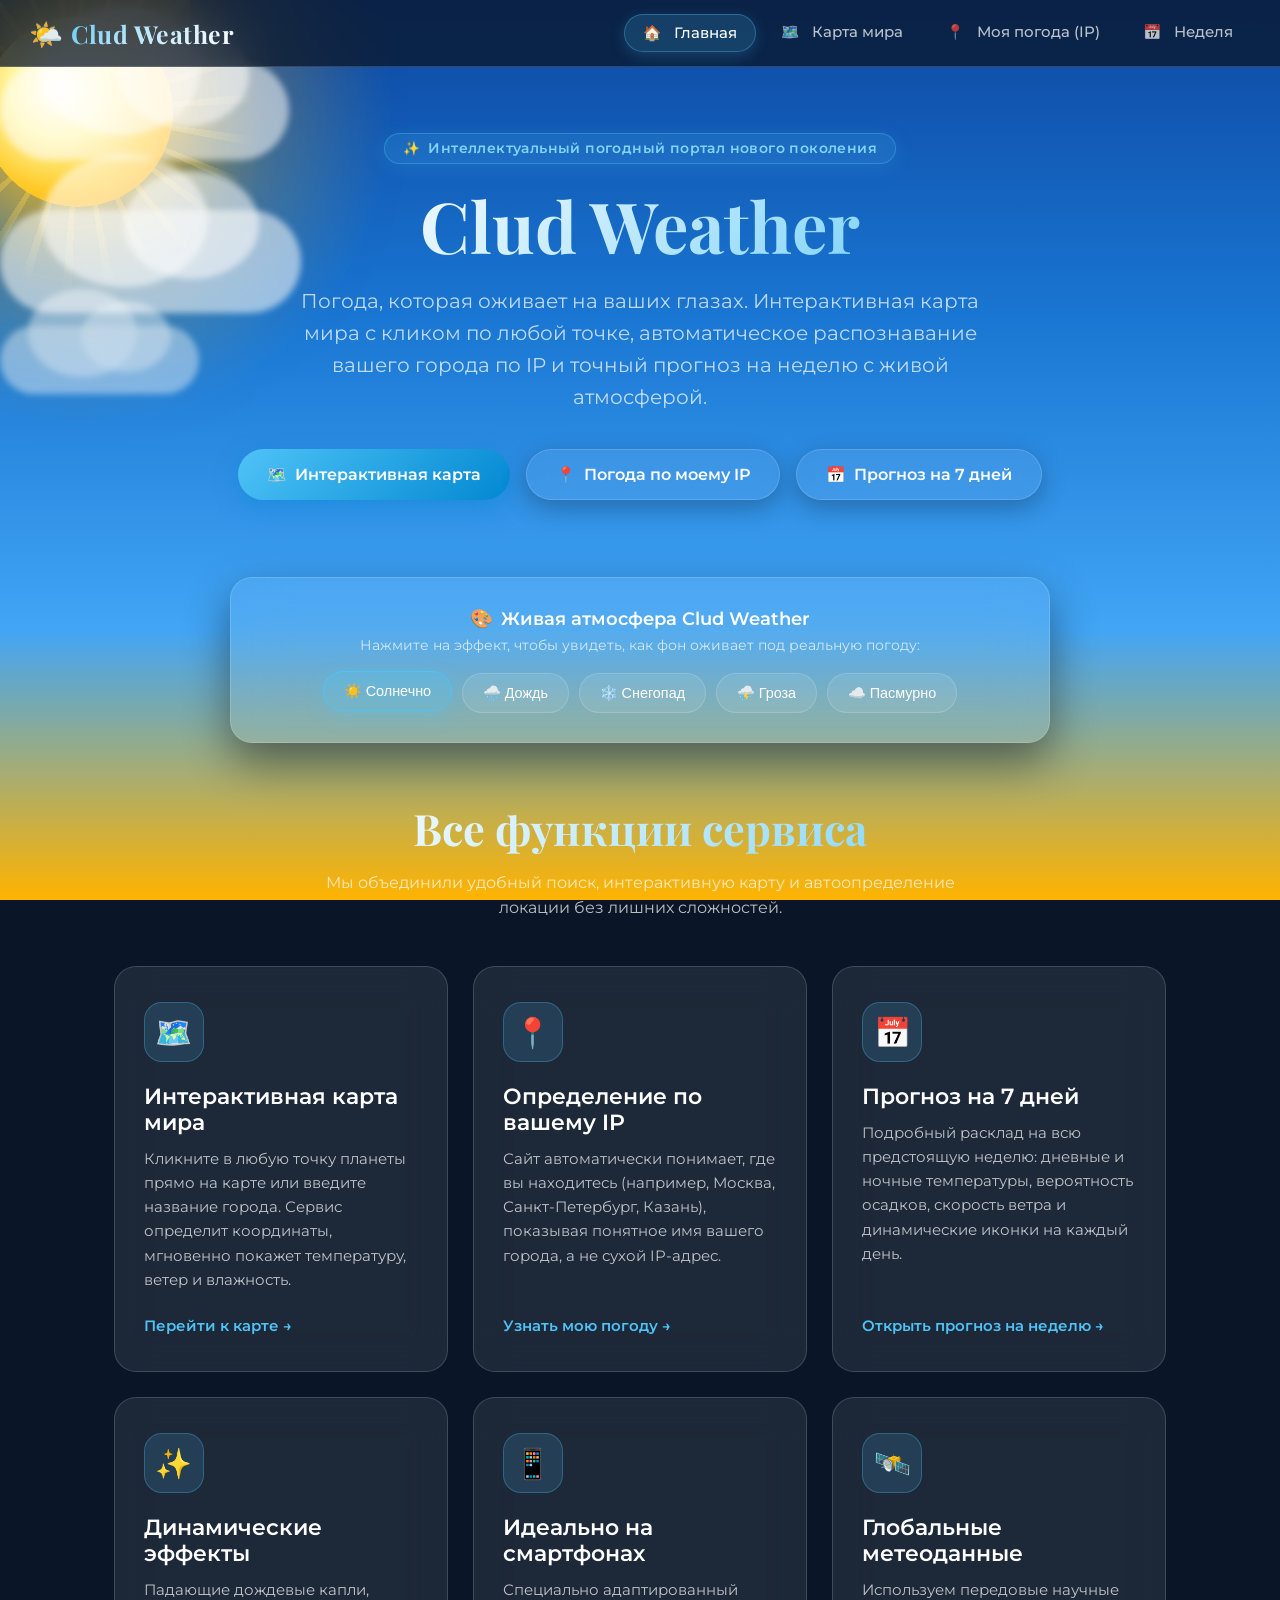
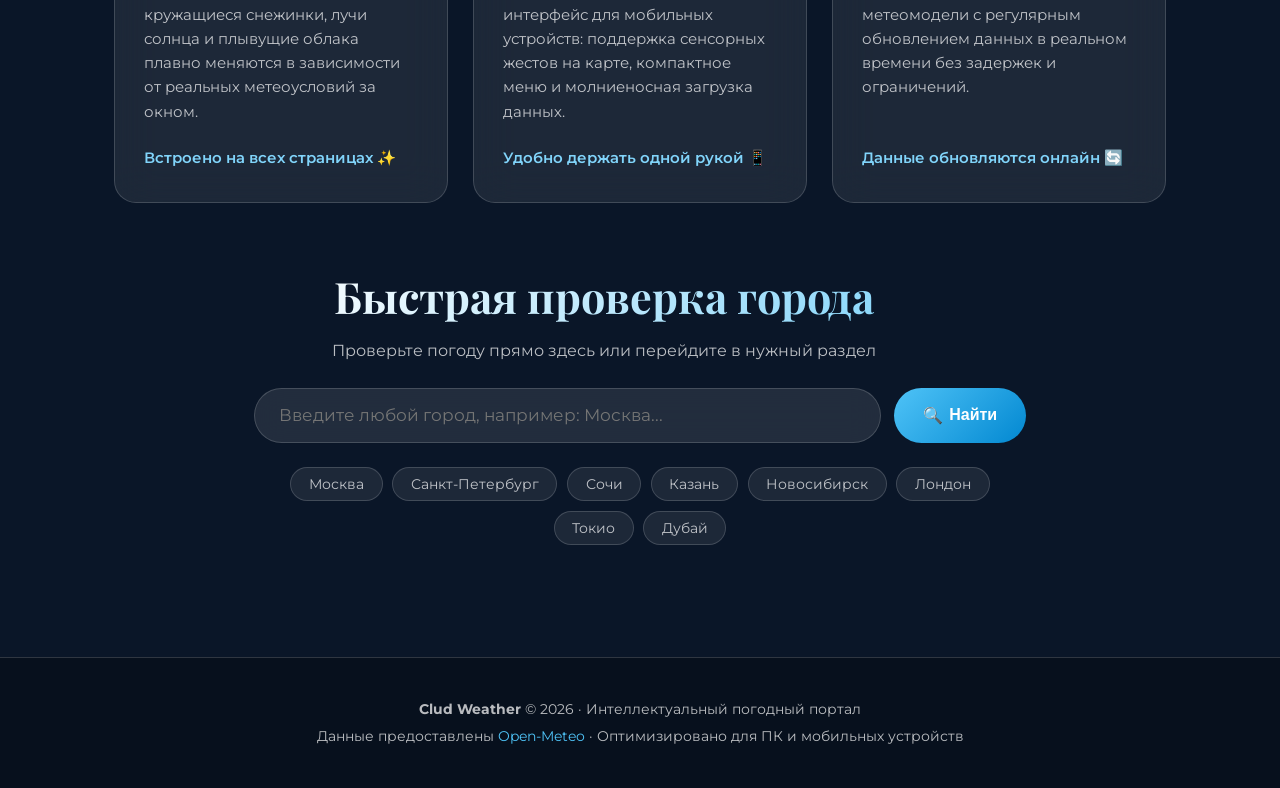
<file: index.html>
<!DOCTYPE html>
<html lang="ru">
<head>
  <meta charset="UTF-8">
  <meta name="viewport" content="width=device-width, initial-scale=1.0, viewport-fit=cover">
  <title>Clud Weather — Главная | Умный погодный сервис</title>
  <link rel="preconnect" href="https://fonts.googleapis.com">
  <link rel="preconnect" href="https://fonts.gstatic.com" crossorigin>
  <link href="https://fonts.googleapis.com/css2?family=Montserrat:wght@300;400;500;600;700;800&family=Playfair+Display:wght@700&display=swap" rel="stylesheet">
  <link rel="stylesheet" href="weather-bg.css">
  <meta name="theme-color" content="#0a1628">
  <script src="weather-bg.js"></script>
  <style>
    /* ============================================================
       CLUD WEATHER — ГЛАВНАЯ СТРАНИЦА (ОЗНАКОМЛЕНИЕ И ФУНКЦИИ)
       Полная адаптация для смартфонов и ПК
       ============================================================ */
    :root {
      --primary: #4fc3f7;
      --primary-dark: #0288d1;
      --accent: #ff9800;
      --bg-dark: #0a1628;
      --card-bg: rgba(255, 255, 255, 0.08);
      --card-border: rgba(255, 255, 255, 0.16);
      --card-hover: rgba(255, 255, 255, 0.14);
      --text: #ffffff;
      --text-muted: rgba(255, 255, 255, 0.72);
      --shadow: 0 20px 45px rgba(0, 0, 0, 0.45);
      --radius: 22px;
      --transition: all 0.35s cubic-bezier(0.4, 0, 0.2, 1);
    }

    * {
      margin: 0;
      padding: 0;
      box-sizing: border-box;
      -webkit-tap-highlight-color: transparent;
    }

    html {
      scroll-behavior: smooth;
      font-size: 16px;
    }

    body {
      font-family: 'Montserrat', sans-serif;
      background: var(--bg-dark);
      color: var(--text);
      min-height: 100vh;
      overflow-x: hidden;
      position: relative;
    }

    /* ============================================================
       НАВИГАЦИЯ (ДЕКСТОП + МОБИЛЬНАЯ)
       ============================================================ */
    .navbar {
      position: fixed;
      top: 0;
      left: 0;
      right: 0;
      z-index: 1000;
      padding: 0.9rem 1.8rem;
      display: flex;
      justify-content: space-between;
      align-items: center;
      background: rgba(10, 22, 40, 0.75);
      backdrop-filter: blur(20px);
      -webkit-backdrop-filter: blur(20px);
      border-bottom: 1px solid var(--card-border);
      transition: var(--transition);
    }

    .navbar.scrolled {
      padding: 0.65rem 1.8rem;
      background: rgba(10, 22, 40, 0.92);
      box-shadow: 0 8px 30px rgba(0, 0, 0, 0.4);
    }

    .logo {
      font-family: 'Playfair Display', serif;
      font-size: 1.55rem;
      font-weight: 700;
      background: linear-gradient(135deg, #4fc3f7 10%, #b3e5fc 50%, #ffffff 100%);
      -webkit-background-clip: text;
      -webkit-text-fill-color: transparent;
      text-decoration: none;
      display: flex;
      align-items: center;
      gap: 0.5rem;
      letter-spacing: 0.5px;
    }

    .logo-icon {
      font-size: 1.7rem;
      -webkit-text-fill-color: initial;
      animation: spinSlow 20s linear infinite;
    }

    @keyframes spinSlow {
      0%, 100% { transform: rotate(0deg); }
      50% { transform: rotate(15deg); }
    }

    .nav-links {
      display: flex;
      gap: 0.4rem;
      list-style: none;
    }

    .nav-links a {
      color: var(--text-muted);
      text-decoration: none;
      padding: 0.55rem 1.15rem;
      border-radius: 50px;
      font-weight: 500;
      font-size: 0.92rem;
      transition: var(--transition);
      display: flex;
      align-items: center;
      gap: 0.4rem;
    }

    .nav-links a:hover,
    .nav-links a.active {
      color: #fff;
      background: rgba(79, 195, 247, 0.18);
      border: 1px solid rgba(79, 195, 247, 0.35);
      box-shadow: 0 4px 15px rgba(79, 195, 247, 0.2);
    }

    /* Мобильная кнопка меню (гамбургер) */
    .menu-toggle {
      display: none;
      background: rgba(255, 255, 255, 0.1);
      border: 1px solid var(--card-border);
      color: #fff;
      width: 44px;
      height: 44px;
      border-radius: 12px;
      font-size: 1.3rem;
      cursor: pointer;
      align-items: center;
      justify-content: center;
      transition: var(--transition);
    }

    .menu-toggle:hover {
      background: rgba(79, 195, 247, 0.25);
    }

    /* ============================================================
       ОСНОВНОЙ КОНТЕНТ
       ============================================================ */
    .main-content {
      position: relative;
      z-index: 10;
      padding-top: 85px;
      display: flex;
      flex-direction: column;
      align-items: center;
    }

    /* HERO СЕКЦИЯ */
    .hero {
      text-align: center;
      padding: 3rem 1.5rem 2rem;
      max-width: 960px;
      width: 100%;
      animation: fadeInUp 0.9s ease-out;
    }

    @keyframes fadeInUp {
      from { opacity: 0; transform: translateY(30px); }
      to { opacity: 1; transform: translateY(0); }
    }

    .hero-badge {
      display: inline-flex;
      align-items: center;
      gap: 0.5rem;
      padding: 0.4rem 1.1rem;
      border-radius: 50px;
      background: rgba(79, 195, 247, 0.15);
      border: 1px solid rgba(79, 195, 247, 0.35);
      color: #81d4fa;
      font-size: 0.85rem;
      font-weight: 600;
      letter-spacing: 0.4px;
      margin-bottom: 1.3rem;
      box-shadow: 0 4px 20px rgba(79, 195, 247, 0.15);
    }

    .hero-title {
      font-family: 'Playfair Display', serif;
      font-size: clamp(2.3rem, 6vw, 4.4rem);
      font-weight: 700;
      line-height: 1.15;
      margin-bottom: 1.2rem;
      background: linear-gradient(135deg, #ffffff 15%, #b3e5fc 55%, #4fc3f7 100%);
      -webkit-background-clip: text;
      -webkit-text-fill-color: transparent;
    }

    .hero-subtitle {
      font-size: clamp(1rem, 2.5vw, 1.22rem);
      color: var(--text-muted);
      font-weight: 400;
      max-width: 680px;
      margin: 0 auto 2.2rem;
      line-height: 1.65;
    }

    .hero-cta {
      display: flex;
      flex-wrap: wrap;
      justify-content: center;
      gap: 1rem;
      margin-bottom: 2.8rem;
    }

    .btn {
      padding: 0.95rem 1.8rem;
      border-radius: 50px;
      font-weight: 600;
      font-size: 0.98rem;
      text-decoration: none;
      cursor: pointer;
      transition: var(--transition);
      display: inline-flex;
      align-items: center;
      justify-content: center;
      gap: 0.5rem;
      border: none;
      box-shadow: 0 8px 25px rgba(0, 0, 0, 0.25);
    }

    .btn-primary {
      background: linear-gradient(135deg, #4fc3f7, #0288d1);
      color: #fff;
      box-shadow: 0 8px 25px rgba(2, 136, 209, 0.4);
    }

    .btn-primary:hover {
      transform: translateY(-3px);
      box-shadow: 0 12px 30px rgba(2, 136, 209, 0.55);
      background: linear-gradient(135deg, #29b6f6, #0277bd);
    }

    .btn-glass {
      background: var(--card-bg);
      color: #fff;
      border: 1px solid var(--card-border);
      backdrop-filter: blur(12px);
    }

    .btn-glass:hover {
      background: rgba(255, 255, 255, 0.16);
      border-color: rgba(79, 195, 247, 0.45);
      transform: translateY(-3px);
    }

    /* ============================================================
       ИНТЕРАКТИВНЫЙ СИМУЛЯТОР АТМОСФЕРЫ (ПОПРОБУЙТЕ ЭФФЕКТЫ)
       ============================================================ */
    .simulator-box {
      width: 100%;
      max-width: 820px;
      background: var(--card-bg);
      backdrop-filter: blur(24px);
      -webkit-backdrop-filter: blur(24px);
      border: 1px solid var(--card-border);
      border-radius: var(--radius);
      padding: 1.8rem;
      margin: 0 auto 3.5rem;
      text-align: center;
      box-shadow: var(--shadow);
    }

    .simulator-title {
      font-size: 1.15rem;
      font-weight: 600;
      margin-bottom: 0.4rem;
      display: flex;
      align-items: center;
      justify-content: center;
      gap: 0.5rem;
    }

    .simulator-desc {
      font-size: 0.9rem;
      color: var(--text-muted);
      margin-bottom: 1.2rem;
    }

    .weather-buttons {
      display: flex;
      flex-wrap: wrap;
      justify-content: center;
      gap: 0.6rem;
    }

    .weather-btn {
      padding: 0.65rem 1.25rem;
      border-radius: 50px;
      background: rgba(255, 255, 255, 0.08);
      border: 1px solid var(--card-border);
      color: #fff;
      font-size: 0.9rem;
      font-weight: 500;
      cursor: pointer;
      transition: var(--transition);
      display: flex;
      align-items: center;
      gap: 0.4rem;
    }

    .weather-btn:hover, .weather-btn.active {
      background: rgba(79, 195, 247, 0.25);
      border-color: var(--primary);
      transform: translateY(-2px);
      box-shadow: 0 6px 18px rgba(79, 195, 247, 0.25);
    }

    /* ============================================================
       ОБЗОР ФУНКЦИЙ САЙТА (FEATURES SHOWCASE)
       ============================================================ */
    .section-heading {
      text-align: center;
      max-width: 700px;
      padding: 0 1.5rem;
      margin-bottom: 2.8rem;
    }

    .section-title {
      font-family: 'Playfair Display', serif;
      font-size: clamp(1.8rem, 4vw, 2.7rem);
      margin-bottom: 0.8rem;
      background: linear-gradient(135deg, #ffffff, #81d4fa);
      -webkit-background-clip: text;
      -webkit-text-fill-color: transparent;
    }

    .section-subtitle {
      color: var(--text-muted);
      font-size: 1rem;
      line-height: 1.6;
    }

    .features-grid {
      width: 100%;
      max-width: 1100px;
      padding: 0 1.5rem 4rem;
      display: grid;
      grid-template-columns: repeat(auto-fit, minmax(320px, 1fr));
      gap: 1.6rem;
    }

    .feature-card {
      background: var(--card-bg);
      backdrop-filter: blur(20px);
      -webkit-backdrop-filter: blur(20px);
      border: 1px solid var(--card-border);
      border-radius: var(--radius);
      padding: 2.2rem 1.8rem;
      transition: var(--transition);
      position: relative;
      overflow: hidden;
      display: flex;
      flex-direction: column;
      justify-content: space-between;
    }

    .feature-card::before {
      content: '';
      position: absolute;
      inset: 0;
      background: radial-gradient(circle at top left, rgba(79, 195, 247, 0.12), transparent 70%);
      opacity: 0;
      transition: opacity 0.4s ease;
    }

    .feature-card:hover {
      transform: translateY(-8px);
      border-color: rgba(79, 195, 247, 0.45);
      box-shadow: 0 20px 45px rgba(0, 0, 0, 0.4);
    }

    .feature-card:hover::before {
      opacity: 1;
    }

    .feature-icon-wrapper {
      width: 60px;
      height: 60px;
      border-radius: 18px;
      background: rgba(79, 195, 247, 0.15);
      border: 1px solid rgba(79, 195, 247, 0.3);
      display: flex;
      align-items: center;
      justify-content: center;
      font-size: 1.85rem;
      margin-bottom: 1.3rem;
      transition: var(--transition);
    }

    .feature-card:hover .feature-icon-wrapper {
      transform: scale(1.1) rotate(5deg);
      background: rgba(79, 195, 247, 0.25);
    }

    .feature-name {
      font-size: 1.35rem;
      font-weight: 600;
      margin-bottom: 0.75rem;
      color: #fff;
    }

    .feature-text {
      color: var(--text-muted);
      font-size: 0.95rem;
      line-height: 1.6;
      margin-bottom: 1.5rem;
      flex-grow: 1;
    }

    .feature-link {
      display: inline-flex;
      align-items: center;
      gap: 0.4rem;
      color: var(--primary);
      text-decoration: none;
      font-weight: 600;
      font-size: 0.95rem;
      transition: var(--transition);
    }

    .feature-link:hover {
      color: #fff;
      transform: translateX(4px);
    }

    /* ============================================================
       БЫСТРЫЙ ПОИСК И ПРЕВЬЮ ПОГОДЫ
       ============================================================ */
    .quick-weather-section {
      width: 100%;
      max-width: 820px;
      padding: 0 1.5rem 5rem;
      text-align: center;
    }

    .search-bar {
      display: flex;
      gap: 0.8rem;
      margin-bottom: 1.5rem;
    }

    .search-input {
      flex: 1;
      padding: 1.05rem 1.5rem;
      border: 1px solid var(--card-border);
      border-radius: 50px;
      background: rgba(255, 255, 255, 0.1);
      backdrop-filter: blur(16px);
      -webkit-backdrop-filter: blur(16px);
      color: #fff;
      font-size: 1.05rem;
      font-family: inherit;
      outline: none;
      transition: var(--transition);
    }

    .search-input:focus {
      border-color: var(--primary);
      box-shadow: 0 0 0 4px rgba(79, 195, 247, 0.2);
    }

    .search-btn {
      padding: 1.05rem 1.8rem;
      border: none;
      border-radius: 50px;
      background: linear-gradient(135deg, #4fc3f7, #0288d1);
      color: #fff;
      font-weight: 600;
      font-size: 1rem;
      cursor: pointer;
      transition: var(--transition);
      display: flex;
      align-items: center;
      gap: 0.4rem;
      white-space: nowrap;
    }

    .search-btn:hover {
      transform: translateY(-2px);
      box-shadow: 0 10px 25px rgba(2, 136, 209, 0.45);
    }

    .quick-chips {
      display: flex;
      flex-wrap: wrap;
      justify-content: center;
      gap: 0.6rem;
      margin-bottom: 2rem;
    }

    .quick-chip {
      padding: 0.5rem 1.1rem;
      border-radius: 50px;
      background: rgba(255, 255, 255, 0.08);
      border: 1px solid var(--card-border);
      color: var(--text-muted);
      font-size: 0.85rem;
      cursor: pointer;
      transition: var(--transition);
    }

    .quick-chip:hover {
      background: rgba(79, 195, 247, 0.2);
      border-color: var(--primary);
      color: #fff;
      transform: translateY(-2px);
    }

    /* Карточка результата */
    .mini-weather-card {
      display: none;
      background: var(--card-bg);
      backdrop-filter: blur(24px);
      -webkit-backdrop-filter: blur(24px);
      border: 1px solid var(--card-border);
      border-radius: var(--radius);
      padding: 2.2rem 1.5rem;
      text-align: center;
      box-shadow: var(--shadow);
      animation: fadeInUp 0.5s ease;
    }

    .mini-weather-card.show {
      display: block;
    }

    .mini-city {
      font-size: 1.5rem;
      font-weight: 600;
      margin-bottom: 0.25rem;
    }

    .mini-desc {
      color: var(--text-muted);
      font-size: 0.95rem;
      margin-bottom: 1.2rem;
      text-transform: capitalize;
    }

    .mini-temp {
      font-size: 4.5rem;
      font-weight: 300;
      line-height: 1;
      margin-bottom: 1.2rem;
      background: linear-gradient(180deg, #fff, #b3e5fc);
      -webkit-background-clip: text;
      -webkit-text-fill-color: transparent;
    }

    .mini-details {
      display: grid;
      grid-template-columns: repeat(3, 1fr);
      gap: 0.8rem;
      margin-top: 1.2rem;
    }

    .mini-detail-box {
      background: rgba(255, 255, 255, 0.06);
      border-radius: 14px;
      padding: 0.8rem 0.5rem;
    }

    .mini-detail-lbl {
      font-size: 0.72rem;
      color: var(--text-muted);
      text-transform: uppercase;
      margin-bottom: 0.2rem;
    }

    .mini-detail-val {
      font-size: 1.05rem;
      font-weight: 600;
    }

    /* ============================================================
       FOOTER
       ============================================================ */
    .footer {
      position: relative;
      z-index: 10;
      text-align: center;
      padding: 2.5rem 1.5rem;
      background: rgba(8, 16, 28, 0.85);
      border-top: 1px solid var(--card-border);
      color: var(--text-muted);
      font-size: 0.88rem;
      line-height: 1.6;
    }

    .footer a {
      color: var(--primary);
      text-decoration: none;
    }

    /* ============================================================
       АДАПТИВНОСТЬ ДЛЯ СМАРТФОНОВ
       ============================================================ */
    @media (max-width: 768px) {
      .navbar {
        padding: 0.8rem 1.2rem;
      }

      .menu-toggle {
        display: flex;
      }

      .nav-links {
        position: fixed;
        top: 65px;
        left: 0;
        right: 0;
        background: rgba(10, 22, 40, 0.98);
        backdrop-filter: blur(25px);
        -webkit-backdrop-filter: blur(25px);
        border-bottom: 1px solid var(--card-border);
        flex-direction: column;
        padding: 1.2rem;
        gap: 0.5rem;
        transform: translateY(-150%);
        transition: transform 0.4s ease;
        box-shadow: 0 15px 35px rgba(0, 0, 0, 0.6);
      }

      .nav-links.open {
        transform: translateY(0);
      }

      .nav-links a {
        padding: 0.85rem 1.2rem;
        font-size: 1rem;
        border-radius: 14px;
        background: rgba(255, 255, 255, 0.05);
      }

      .features-grid {
        grid-template-columns: 1fr;
        padding: 0 1.2rem 3rem;
      }

      .search-bar {
        flex-direction: column;
      }

      .search-btn {
        justify-content: center;
      }

      .hero {
        padding: 2.2rem 1.2rem 1.5rem;
      }

      .hero-cta {
        flex-direction: column;
        align-items: stretch;
      }

      .hero-cta .btn {
        width: 100%;
      }

      .mini-details {
        grid-template-columns: 1fr;
        gap: 0.5rem;
      }
    }
  </style>
  <link rel="stylesheet" href="mobile.css">
</head>
<body>

  <!-- Анимированное небо -->
  <div class="sky" id="sky"></div>


  <!-- Навигация -->
  <nav class="navbar" id="navbar">
    <a href="index.html" class="logo">
      <span class="logo-icon">🌤️</span> Clud Weather
    </a>

    <button class="menu-toggle" id="menuToggle" aria-label="Открыть меню">
      ☰
    </button>

    <ul class="nav-links" id="navLinks">
      <li><a href="index.html" class="active">🏠 Главная</a></li>
      <li><a href="map.html">🗺️ Карта мира</a></li>
      <li><a href="local.html">📍 Моя погода (IP)</a></li>
      <li><a href="weekly.html">📅 Неделя</a></li>
    </ul>
  </nav>

  <!-- Основное содержимое -->
  <main class="main-content">
    
    <!-- Hero презентация -->
    <section class="hero">
      <div class="hero-badge">
        <span>✨</span> Интеллектуальный погодный портал нового поколения
      </div>
      <h1 class="hero-title">Clud Weather</h1>
      <p class="hero-subtitle">
        Погода, которая оживает на ваших глазах. Интерактивная карта мира с кликом по любой точке, 
        автоматическое распознавание вашего города по IP и точный прогноз на неделю с живой атмосферой.
      </p>

      <div class="hero-cta">
        <a href="map.html" class="btn btn-primary">
          <span>🗺️</span> Интерактивная карта
        </a>
        <a href="local.html" class="btn btn-glass">
          <span>📍</span> Погода по моему IP
        </a>
        <a href="weekly.html" class="btn btn-glass">
          <span>📅</span> Прогноз на 7 дней
        </a>
      </div>
    </section>

    <!-- Интерактивный симулятор атмосферы -->
    <section class="simulator-box">
      <div class="simulator-title">
        <span>🎨</span> Живая атмосфера Clud Weather
      </div>
      <p class="simulator-desc">
        Нажмите на эффект, чтобы увидеть, как фон оживает под реальную погоду:
      </p>
      <div class="weather-buttons">
        <button class="weather-btn active" data-type="sunny">☀️ Солнечно</button>
        <button class="weather-btn" data-type="rain">🌧️ Дождь</button>
        <button class="weather-btn" data-type="snow">❄️ Снегопад</button>
        <button class="weather-btn" data-type="thunder">⛈️ Гроза</button>
        <button class="weather-btn" data-type="cloudy">☁️ Пасмурно</button>
      </div>
    </section>

    <!-- Секция: Все функции сайта -->
    <div class="section-heading">
      <h2 class="section-title">Все функции сервиса</h2>
      <p class="section-subtitle">
        Мы объединили удобный поиск, интерактивную карту и автоопределение локации без лишних сложностей.
      </p>
    </div>

    <section class="features-grid">
      <!-- Фича 1: Карта -->
      <div class="feature-card">
        <div>
          <div class="feature-icon-wrapper">🗺️</div>
          <h3 class="feature-name">Интерактивная карта мира</h3>
          <p class="feature-text">
            Кликните в любую точку планеты прямо на карте или введите название города. Сервис определит координаты, мгновенно покажет температуру, ветер и влажность.
          </p>
        </div>
        <a href="map.html" class="feature-link">Перейти к карте →</a>
      </div>

      <!-- Фича 2: Локализация по IP -->
      <div class="feature-card">
        <div>
          <div class="feature-icon-wrapper">📍</div>
          <h3 class="feature-name">Определение по вашему IP</h3>
          <p class="feature-text">
            Сайт автоматически понимает, где вы находитесь (например, Москва, Санкт-Петербург, Казань), показывая понятное имя вашего города, а не сухой IP-адрес.
          </p>
        </div>
        <a href="local.html" class="feature-link">Узнать мою погоду →</a>
      </div>

      <!-- Фича 3: Прогноз на неделю -->
      <div class="feature-card">
        <div>
          <div class="feature-icon-wrapper">📅</div>
          <h3 class="feature-name">Прогноз на 7 дней</h3>
          <p class="feature-text">
            Подробный расклад на всю предстоящую неделю: дневные и ночные температуры, вероятность осадков, скорость ветра и динамические иконки на каждый день.
          </p>
        </div>
        <a href="weekly.html" class="feature-link">Открыть прогноз на неделю →</a>
      </div>

      <!-- Фича 4: Живая атмосфера -->
      <div class="feature-card">
        <div>
          <div class="feature-icon-wrapper">✨</div>
          <h3 class="feature-name">Динамические эффекты</h3>
          <p class="feature-text">
            Падающие дождевые капли, кружащиеся снежинки, лучи солнца и плывущие облака плавно меняются в зависимости от реальных метеоусловий за окном.
          </p>
        </div>
        <span class="feature-link" style="color: #81d4fa;">Встроено на всех страницах ✨</span>
      </div>

      <!-- Фича 5: Мобильная адаптация -->
      <div class="feature-card">
        <div>
          <div class="feature-icon-wrapper">📱</div>
          <h3 class="feature-name">Идеально на смартфонах</h3>
          <p class="feature-text">
            Специально адаптированный интерфейс для мобильных устройств: поддержка сенсорных жестов на карте, компактное меню и молниеносная загрузка данных.
          </p>
        </div>
        <span class="feature-link" style="color: #81d4fa;">Удобно держать одной рукой 📱</span>
      </div>

      <!-- Фича 6: Точные данные Open-Meteo -->
      <div class="feature-card">
        <div>
          <div class="feature-icon-wrapper">🛰️</div>
          <h3 class="feature-name">Глобальные метеоданные</h3>
          <p class="feature-text">
            Используем передовые научные метеомодели с регулярным обновлением данных в реальном времени без задержек и ограничений.
          </p>
        </div>
        <span class="feature-link" style="color: #81d4fa;">Данные обновляются онлайн 🔄</span>
      </div>
    </section>

    <!-- Быстрый поиск погоды прямо на главной -->
    <section class="quick-weather-section">
      <div class="section-heading" style="margin-bottom: 1.5rem;">
        <h2 class="section-title">Быстрая проверка города</h2>
        <p class="section-subtitle">Проверьте погоду прямо здесь или перейдите в нужный раздел</p>
      </div>

      <div class="search-bar">
        <input type="text" class="search-input" id="cityInput" placeholder="Введите любой город, например: Москва..." autocomplete="off">
        <button class="search-btn" id="searchBtn">
          <span>🔍</span> Найти
        </button>
      </div>

      <div class="quick-chips">
        <span class="quick-chip" data-city="Москва">Москва</span>
        <span class="quick-chip" data-city="Санкт-Петербург">Санкт-Петербург</span>
        <span class="quick-chip" data-city="Сочи">Сочи</span>
        <span class="quick-chip" data-city="Казань">Казань</span>
        <span class="quick-chip" data-city="Новосибирск">Новосибирск</span>
        <span class="quick-chip" data-city="Лондон">Лондон</span>
        <span class="quick-chip" data-city="Токио">Токио</span>
        <span class="quick-chip" data-city="Дубай">Дубай</span>
      </div>

      <div class="mini-weather-card" id="miniWeatherCard">
        <div class="mini-city" id="miniCity">—</div>
        <div class="mini-desc" id="miniDesc">—</div>
        <div class="mini-temp" id="miniTemp">—°</div>
        <div class="mini-details">
          <div class="mini-detail-box">
            <div class="mini-detail-lbl">Влажность</div>
            <div class="mini-detail-val" id="miniHumidity">—</div>
          </div>
          <div class="mini-detail-box">
            <div class="mini-detail-lbl">Ветер</div>
            <div class="mini-detail-val" id="miniWind">—</div>
          </div>
          <div class="mini-detail-box">
            <div class="mini-detail-lbl">Ощущается</div>
            <div class="mini-detail-val" id="miniFeels">—</div>
          </div>
        </div>
      </div>
    </section>

  </main>

  <!-- Футер -->
  <footer class="footer">
    <p><strong>Clud Weather</strong> © 2026 · Интеллектуальный погодный портал</p>
    <p style="margin-top: 0.3rem;">
      Данные предоставлены <a href="https://open-meteo.com/" target="_blank">Open-Meteo</a> · Оптимизировано для ПК и мобильных устройств
    </p>
  </footer>

  <script>
    // DOM Элементы
    const sky = document.getElementById('sky');
    const navbar = document.getElementById('navbar');
    const menuToggle = document.getElementById('menuToggle');
    const navLinks = document.getElementById('navLinks');

    const cityInput = document.getElementById('cityInput');
    const searchBtn = document.getElementById('searchBtn');
    const miniWeatherCard = document.getElementById('miniWeatherCard');


    // Фон погоды (общий модуль weather-bg.js)
    function setAtmosphere(type) {
      if (window.WeatherFX) WeatherFX.set(type);
    }

    // Интерактивные кнопки симулятора
    document.querySelectorAll('.weather-btn').forEach(btn => {
      btn.addEventListener('click', () => {
        document.querySelectorAll('.weather-btn').forEach(b => b.classList.remove('active'));
        btn.classList.add('active');
        setAtmosphere(btn.dataset.type);
      });
    });

    // Мобильное меню
    menuToggle.addEventListener('click', () => {
      navLinks.classList.toggle('open');
      menuToggle.textContent = navLinks.classList.contains('open') ? '✕' : '☰';
    });

    // Закрытие меню при клике по ссылке
    navLinks.querySelectorAll('a').forEach(link => {
      link.addEventListener('click', () => {
        navLinks.classList.remove('open');
        menuToggle.textContent = '☰';
      });
    });

    // Скролл навбара
    window.addEventListener('scroll', () => {
      if (window.scrollY > 30) {
        navbar.classList.add('scrolled');
      } else {
        navbar.classList.remove('scrolled');
      }
    });

    // Быстрый поиск для тестирования на главной
    const WMO_DESC = {
      0: 'Ясно ☀️', 1: 'Преимущественно ясно 🌤️', 2: 'Переменная облачность ⛅', 3: 'Пасмурно ☁️',
      45: 'Туман 🌫️', 48: 'Изморозь 🌫️', 51: 'Морось 🌦️', 61: 'Небольшой дождь 🌦️', 63: 'Дождь 🌧️',
      65: 'Сильный дождь 🌧️', 71: 'Снегопад ❄️', 73: 'Снег ❄️', 75: 'Сильный снегопад ❄️',
      80: 'Ливень 🌧️', 95: 'Гроза ⛈️'
    };

    async function quickSearch(city) {
      if (!city || !city.trim()) return;
      try {
        const geoRes = await fetch(`https://geocoding-api.open-meteo.com/v1/search?name=${encodeURIComponent(city.trim())}&count=1&language=ru&format=json`);
        const geoData = await geoRes.json();
        if (!geoData.results || geoData.results.length === 0) {
          alert('Город не найден. Попробуйте еще раз.');
          return;
        }
        const g = geoData.results[0];
        const wRes = await fetch(`https://api.open-meteo.com/v1/forecast?latitude=${g.latitude}&longitude=${g.longitude}&current=temperature_2m,relative_humidity_2m,apparent_temperature,weather_code,wind_speed_10m&timezone=auto`);
        const wData = await wRes.json();
        const c = wData.current;

        document.getElementById('miniCity').textContent = g.name + (g.country ? ', ' + g.country : '');
        document.getElementById('miniDesc').textContent = WMO_DESC[c.weather_code] || 'Погода';
        document.getElementById('miniTemp').textContent = Math.round(c.temperature_2m) + '°C';
        document.getElementById('miniHumidity').textContent = c.relative_humidity_2m + '%';
        document.getElementById('miniWind').textContent = Math.round(c.wind_speed_10m) + ' км/ч';
        document.getElementById('miniFeels').textContent = Math.round(c.apparent_temperature) + '°C';

        miniWeatherCard.classList.add('show');
        miniWeatherCard.scrollIntoView({ behavior: 'smooth', block: 'nearest' });

        // Переключаем фон под найденный город
        WeatherFX.fromCode(c.weather_code);
      } catch (e) {
        console.error(e);
      }
    }

    searchBtn.addEventListener('click', () => quickSearch(cityInput.value));
    cityInput.addEventListener('keypress', (e) => {
      if (e.key === 'Enter') quickSearch(cityInput.value);
    });

    document.querySelectorAll('.quick-chip').forEach(chip => {
      chip.addEventListener('click', () => {
        cityInput.value = chip.dataset.city;
        quickSearch(chip.dataset.city);
      });
    });

    // Инициализация
    setAtmosphere('sunny');
  </script>
</body>
</html>
</file>
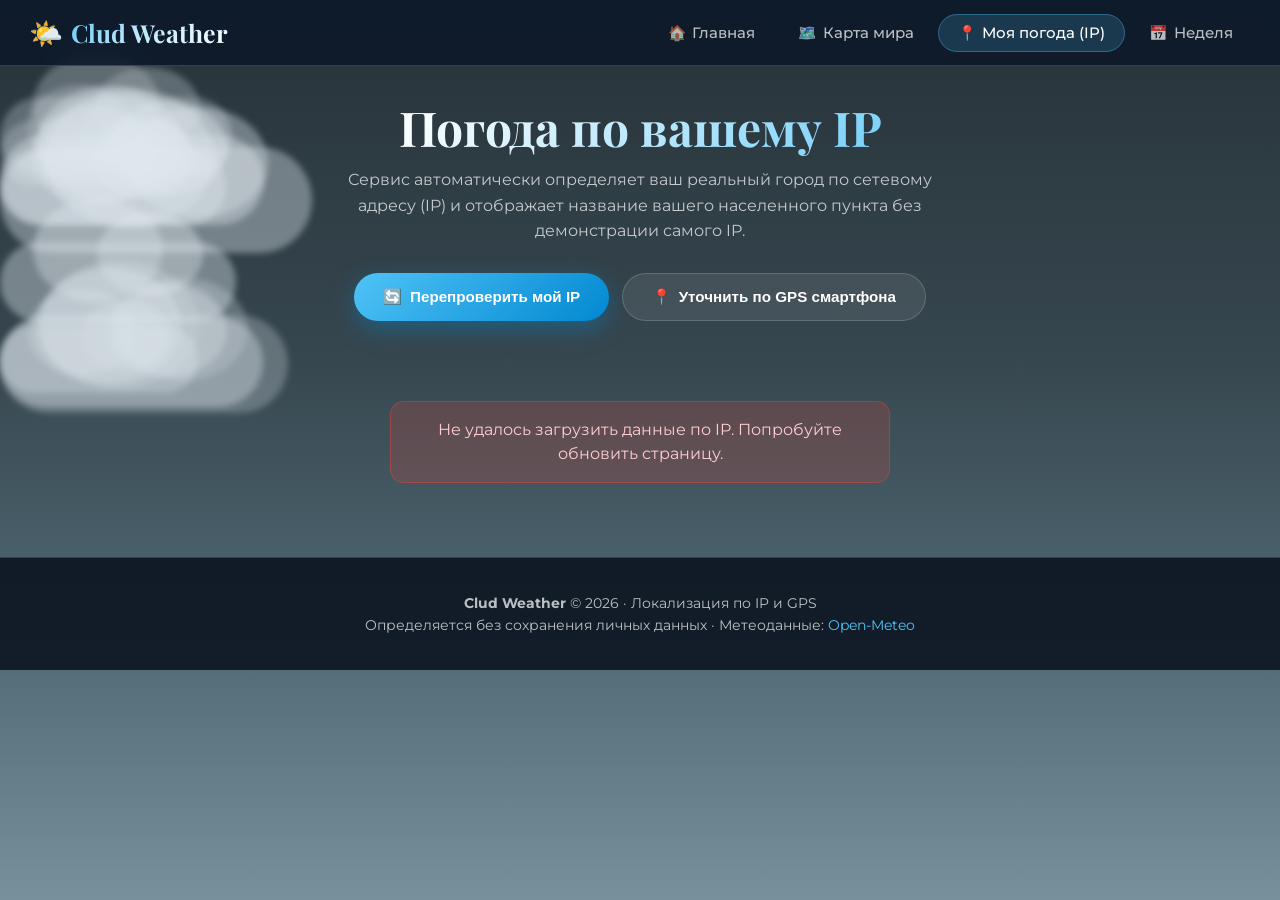
<file: local.html>
<!DOCTYPE html>
<html lang="ru">
<head>
  <meta charset="UTF-8">
  <meta name="viewport" content="width=device-width, initial-scale=1.0, viewport-fit=cover">
  <title>Clud Weather — Моя погода по IP</title>
  <link rel="preconnect" href="https://fonts.googleapis.com">
  <link rel="preconnect" href="https://fonts.gstatic.com" crossorigin>
  <link href="https://fonts.googleapis.com/css2?family=Montserrat:wght@300;400;500;600;700&family=Playfair+Display:wght@700&display=swap" rel="stylesheet">
  <link rel="stylesheet" href="weather-bg.css">
  <meta name="theme-color" content="#0a1628">
  <script src="weather-bg.js"></script>
  <style>
    /* ============================================================
       CLUD WEATHER — МОЯ ПОГОДА
       Автоматическое определение города по IP (показывает название города, а не IP)
       Полная адаптация для мобильных и ПК
       ============================================================ */
    :root {
      --primary: #4fc3f7;
      --primary-dark: #0288d1;
      --bg-dark: #0a1628;
      --card-bg: rgba(255, 255, 255, 0.08);
      --card-border: rgba(255, 255, 255, 0.16);
      --text: #ffffff;
      --text-muted: rgba(255, 255, 255, 0.72);
      --radius: 24px;
      --shadow: 0 20px 45px rgba(0, 0, 0, 0.45);
      --transition: all 0.35s cubic-bezier(0.4, 0, 0.2, 1);
    }

    * {
      margin: 0;
      padding: 0;
      box-sizing: border-box;
      -webkit-tap-highlight-color: transparent;
    }

    html, body {
      min-height: 100%;
      font-family: 'Montserrat', sans-serif;
      background: var(--bg-dark);
      color: var(--text);
      overflow-x: hidden;
    }

    /* Навигация */
    .navbar {
      position: fixed;
      top: 0; left: 0; right: 0;
      z-index: 1000;
      padding: 0.9rem 1.8rem;
      display: flex;
      align-items: center;
      justify-content: space-between;
      background: rgba(10, 22, 40, 0.82);
      backdrop-filter: blur(20px);
      -webkit-backdrop-filter: blur(20px);
      border-bottom: 1px solid var(--card-border);
      transition: var(--transition);
    }
    .logo {
      font-family: 'Playfair Display', serif;
      font-size: 1.55rem;
      font-weight: 700;
      text-decoration: none;
      background: linear-gradient(135deg, #4fc3f7 10%, #b3e5fc 50%, #ffffff 100%);
      -webkit-background-clip: text;
      -webkit-text-fill-color: transparent;
      display: flex;
      align-items: center;
      gap: 0.5rem;
    }
    .logo-icon {
      font-size: 1.7rem;
      -webkit-text-fill-color: initial;
    }
    .nav-links {
      display: flex;
      gap: 0.4rem;
      list-style: none;
    }
    .nav-links a {
      color: var(--text-muted);
      text-decoration: none;
      padding: 0.55rem 1.15rem;
      border-radius: 50px;
      font-weight: 500;
      font-size: 0.92rem;
      transition: var(--transition);
    }
    .nav-links a:hover,
    .nav-links a.active {
      color: #fff;
      background: rgba(79, 195, 247, 0.18);
      border: 1px solid rgba(79, 195, 247, 0.35);
    }

    .menu-toggle {
      display: none;
      background: rgba(255, 255, 255, 0.1);
      border: 1px solid var(--card-border);
      color: #fff;
      width: 44px;
      height: 44px;
      border-radius: 12px;
      font-size: 1.3rem;
      cursor: pointer;
      align-items: center;
      justify-content: center;
    }

    /* Контейнер страницы */
    .main-container {
      position: relative;
      z-index: 10;
      max-width: 820px;
      margin: 0 auto;
      padding: 95px 1.5rem 50px;
      text-align: center;
    }

    .page-title {
      font-family: 'Playfair Display', serif;
      font-size: clamp(2rem, 5vw, 3rem);
      margin-bottom: 0.5rem;
      background: linear-gradient(135deg, #fff 20%, #4fc3f7 100%);
      -webkit-background-clip: text;
      -webkit-text-fill-color: transparent;
    }

    .page-desc {
      color: var(--text-muted);
      font-size: 1rem;
      max-width: 600px;
      margin: 0 auto 1.8rem;
      line-height: 1.6;
    }

    /* Кнопки управления локацией */
    .action-buttons {
      display: flex;
      flex-wrap: wrap;
      justify-content: center;
      gap: 0.8rem;
      margin-bottom: 2rem;
    }

    .btn-action {
      display: inline-flex;
      align-items: center;
      gap: 0.5rem;
      padding: 0.9rem 1.8rem;
      border-radius: 50px;
      font-weight: 600;
      font-size: 0.95rem;
      cursor: pointer;
      transition: var(--transition);
      border: none;
    }

    .btn-primary {
      background: linear-gradient(135deg, #4fc3f7, #0288d1);
      color: #fff;
      box-shadow: 0 8px 25px rgba(2, 136, 209, 0.4);
    }
    .btn-primary:hover {
      transform: translateY(-2px);
      box-shadow: 0 12px 30px rgba(2, 136, 209, 0.55);
    }

    .btn-outline {
      background: var(--card-bg);
      border: 1px solid var(--card-border);
      color: #fff;
    }
    .btn-outline:hover {
      background: rgba(255, 255, 255, 0.16);
      border-color: var(--primary);
      transform: translateY(-2px);
    }

    /* Лоадер и статус */
    .status-text {
      font-size: 0.95rem;
      color: var(--primary);
      margin-bottom: 1.5rem;
      font-weight: 500;
      min-height: 24px;
    }

    .loader {
      display: none;
      width: 44px;
      height: 44px;
      border: 3px solid rgba(255, 255, 255, 0.15);
      border-top-color: var(--primary);
      border-radius: 50%;
      animation: spin 0.8s linear infinite;
      margin: 25px auto;
    }
    .loader.show { display: block; }
    @keyframes spin { to { transform: rotate(360deg); } }

    .error-box {
      display: none;
      background: rgba(244, 67, 54, 0.18);
      border: 1px solid rgba(244, 67, 54, 0.4);
      color: #ffcdd2;
      padding: 1rem 1.5rem;
      border-radius: 14px;
      margin: 1.5rem auto;
      max-width: 500px;
      line-height: 1.5;
    }
    .error-box.show { display: block; }

    /* ============================================================
       ГЛАВНАЯ КАРТОЧКА ПОГОДЫ
       ============================================================ */
    .weather-card {
      display: none;
      background: var(--card-bg);
      backdrop-filter: blur(24px);
      -webkit-backdrop-filter: blur(24px);
      border: 1px solid var(--card-border);
      border-radius: var(--radius);
      padding: 2.5rem 2rem;
      box-shadow: var(--shadow);
      margin-bottom: 2.5rem;
      animation: fadeInUp 0.5s ease;
      position: relative;
    }
    .weather-card.show {
      display: block;
    }

    @keyframes fadeInUp {
      from { opacity: 0; transform: translateY(20px); }
      to   { opacity: 1; transform: translateY(0); }
    }

    .location-badge {
      display: inline-flex;
      align-items: center;
      gap: 0.4rem;
      padding: 0.35rem 1rem;
      border-radius: 50px;
      background: rgba(79, 195, 247, 0.15);
      border: 1px solid rgba(79, 195, 247, 0.35);
      color: #81d4fa;
      font-size: 0.82rem;
      font-weight: 600;
      margin-bottom: 1.2rem;
    }

    .city-name {
      font-size: clamp(2rem, 5vw, 2.6rem);
      font-weight: 700;
      color: #fff;
      margin-bottom: 0.3rem;
    }

    .current-date {
      color: var(--text-muted);
      font-size: 0.95rem;
      margin-bottom: 1.5rem;
    }

    .weather-icon-large {
      font-size: 5.5rem;
      margin-bottom: 0.5rem;
      display: inline-block;
      animation: iconFloat 3.5s ease-in-out infinite;
    }
    @keyframes iconFloat {
      0%, 100% { transform: translateY(0); }
      50% { transform: translateY(-10px); }
    }

    .temp-value {
      font-size: clamp(4.2rem, 8vw, 6rem);
      font-weight: 300;
      line-height: 1;
      margin-bottom: 0.6rem;
      background: linear-gradient(180deg, #ffffff, #b3e5fc);
      -webkit-background-clip: text;
      -webkit-text-fill-color: transparent;
    }

    .weather-condition {
      font-size: 1.35rem;
      color: #e1f5fe;
      margin-bottom: 2.2rem;
      text-transform: capitalize;
      font-weight: 500;
    }

    /* Сетка параметров */
    .metrics-grid {
      display: grid;
      grid-template-columns: repeat(4, 1fr);
      gap: 1rem;
    }

    .metric-card {
      background: rgba(255, 255, 255, 0.06);
      border-radius: 18px;
      padding: 1.2rem 0.8rem;
      transition: var(--transition);
    }
    .metric-card:hover {
      background: rgba(255, 255, 255, 0.12);
      transform: translateY(-3px);
    }
    .metric-ico { font-size: 1.6rem; margin-bottom: 0.3rem; }
    .metric-lbl {
      font-size: 0.75rem;
      color: var(--text-muted);
      text-transform: uppercase;
      letter-spacing: 0.5px;
      margin-bottom: 0.25rem;
    }
    .metric-val {
      font-size: 1.15rem;
      font-weight: 600;
    }

    /* ============================================================
       ПОЧАСОВОЙ ПРОГНОЗ НА СУТКИ
       ============================================================ */
    .hourly-section {
      display: none;
      margin-bottom: 2.5rem;
      text-align: left;
    }
    .hourly-section.show {
      display: block;
      animation: fadeInUp 0.5s ease;
    }

    .hourly-title {
      font-size: 1.25rem;
      font-weight: 600;
      margin-bottom: 1rem;
      display: flex;
      align-items: center;
      gap: 0.5rem;
    }

    .hourly-scroll {
      display: flex;
      gap: 0.8rem;
      overflow-x: auto;
      padding-bottom: 0.8rem;
      scrollbar-width: thin;
      scrollbar-color: rgba(79, 195, 247, 0.35) transparent;
      -webkit-overflow-scrolling: touch;
    }
    .hourly-scroll::-webkit-scrollbar {
      height: 6px;
    }
    .hourly-scroll::-webkit-scrollbar-thumb {
      background: rgba(79, 195, 247, 0.35);
      border-radius: 4px;
    }

    .hour-pill {
      flex: 0 0 92px;
      background: var(--card-bg);
      backdrop-filter: blur(12px);
      border: 1px solid var(--card-border);
      border-radius: 18px;
      padding: 1rem 0.6rem;
      text-align: center;
      transition: var(--transition);
    }
    .hour-pill:hover {
      border-color: var(--primary);
      transform: translateY(-4px);
    }
    .hour-time { font-size: 0.88rem; font-weight: 600; margin-bottom: 0.4rem; }
    .hour-icon { font-size: 1.9rem; margin-bottom: 0.4rem; }
    .hour-temp { font-size: 1.1rem; font-weight: 600; }

    /* Футер */
    .footer {
      position: relative;
      z-index: 10;
      text-align: center;
      padding: 2.2rem 1.5rem;
      background: rgba(8, 16, 28, 0.85);
      border-top: 1px solid var(--card-border);
      color: var(--text-muted);
      font-size: 0.88rem;
    }
    .footer a {
      color: var(--primary);
      text-decoration: none;
    }

    /* ============================================================
       АДАПТИВНОСТЬ ДЛЯ СМАРТФОНОВ
       ============================================================ */
    @media (max-width: 768px) {
      .navbar {
        padding: 0.8rem 1.2rem;
      }
      .menu-toggle {
        display: flex;
      }
      .nav-links {
        position: fixed;
        top: 65px; left: 0; right: 0;
        background: rgba(10, 22, 40, 0.98);
        backdrop-filter: blur(25px);
        -webkit-backdrop-filter: blur(25px);
        border-bottom: 1px solid var(--card-border);
        flex-direction: column;
        padding: 1.2rem;
        gap: 0.5rem;
        transform: translateY(-150%);
        transition: transform 0.4s ease;
        box-shadow: 0 15px 35px rgba(0, 0, 0, 0.6);
      }
      .nav-links.open { transform: translateY(0); }
      .nav-links a {
        padding: 0.85rem 1.2rem;
        font-size: 1rem;
        border-radius: 14px;
        background: rgba(255, 255, 255, 0.05);
      }

      .main-container {
        padding: 85px 1rem 40px;
      }

      .action-buttons {
        flex-direction: column;
      }
      .btn-action {
        width: 100%;
        justify-content: center;
      }

      .weather-card {
        padding: 1.8rem 1.2rem;
      }

      .temp-value {
        font-size: 4.5rem;
      }

      .metrics-grid {
        grid-template-columns: repeat(2, 1fr);
        gap: 0.6rem;
      }
    }
  </style>
  <link rel="stylesheet" href="mobile.css">
</head>
<body>

  <!-- Фон неба -->
  <div class="sky" id="sky"></div>
  <div class="particles" id="particles"></div>

  <!-- Навигация -->
  <nav class="navbar">
    <a href="index.html" class="logo">
      <span class="logo-icon">🌤️</span> Clud Weather
    </a>

    <button class="menu-toggle" id="menuToggle" aria-label="Открыть меню">
      ☰
    </button>

    <ul class="nav-links" id="navLinks">
      <li><a href="index.html">🏠 Главная</a></li>
      <li><a href="map.html">🗺️ Карта мира</a></li>
      <li><a href="local.html" class="active">📍 Моя погода (IP)</a></li>
      <li><a href="weekly.html">📅 Неделя</a></li>
    </ul>
  </nav>

  <!-- Контент -->
  <main class="main-container">
    
    <h1 class="page-title">Погода по вашему IP</h1>
    <p class="page-desc">
      Сервис автоматически определяет ваш реальный город по сетевому адресу (IP) и отображает название вашего населенного пункта без демонстрации самого IP.
    </p>

    <!-- Кнопки действий -->
    <div class="action-buttons">
      <button class="btn-action btn-primary" id="refreshIpBtn">
        <span>🔄</span> Перепроверить мой IP
      </button>
      <button class="btn-action btn-outline" id="gpsBtn">
        <span>📍</span> Уточнить по GPS смартфона
      </button>
    </div>

    <div class="status-text" id="statusText">Определяем ваш город...</div>
    <div class="loader" id="loader"></div>
    <div class="error-box" id="errorBox"></div>

    <!-- Карточка погоды -->
    <section class="weather-card" id="weatherCard">
      <div class="location-badge" id="sourceBadge">
        <span>📍</span> Определено автоматически по IP
      </div>

      <!-- ВАЖНО: Отображаем имя города, а НЕ IP-адрес -->
      <h2 class="city-name" id="cityName">—</h2>
      <div class="current-date" id="currentDate">—</div>

      <div class="weather-icon-large" id="weatherIcon">🌤️</div>
      <div class="temp-value" id="tempValue">—°C</div>
      <div class="weather-condition" id="weatherCondition">—</div>

      <!-- Сетка показателей -->
      <div class="metrics-grid">
        <div class="metric-card">
          <div class="metric-ico">💧</div>
          <div class="metric-lbl">Влажность</div>
          <div class="metric-val" id="humidityVal">—</div>
        </div>
        <div class="metric-card">
          <div class="metric-ico">💨</div>
          <div class="metric-lbl">Ветер</div>
          <div class="metric-val" id="windVal">—</div>
        </div>
        <div class="metric-card">
          <div class="metric-ico">🌡️</div>
          <div class="metric-lbl">Ощущается</div>
          <div class="metric-val" id="feelsVal">—</div>
        </div>
        <div class="metric-card">
          <div class="metric-ico">📊</div>
          <div class="metric-lbl">Давление</div>
          <div class="metric-val" id="pressureVal">—</div>
        </div>
      </div>
    </section>

    <!-- Почасовой прогноз на 24 часа -->
    <section class="hourly-section" id="hourlySection">
      <div class="hourly-title">
        <span>🕒</span> Почасовой прогноз на ближайшие часы:
      </div>
      <div class="hourly-scroll" id="hourlyScroll"></div>
    </section>

  </main>

  <footer class="footer">
    <p><strong>Clud Weather</strong> © 2026 · Локализация по IP и GPS</p>
    <p style="margin-top: 0.3rem;">
      Определяется без сохранения личных данных · Метеоданные: <a href="https://open-meteo.com/" target="_blank">Open-Meteo</a>
    </p>
  </footer>

  <script>
    const sky = document.getElementById('sky');
    const particles = document.getElementById('particles');
    const refreshIpBtn = document.getElementById('refreshIpBtn');
    const gpsBtn = document.getElementById('gpsBtn');
    const statusText = document.getElementById('statusText');
    const loader = document.getElementById('loader');
    const errorBox = document.getElementById('errorBox');
    const weatherCard = document.getElementById('weatherCard');
    const hourlySection = document.getElementById('hourlySection');
    const hourlyScroll = document.getElementById('hourlyScroll');
    const menuToggle = document.getElementById('menuToggle');
    const navLinks = document.getElementById('navLinks');

    // Мобильное меню
    menuToggle.addEventListener('click', () => {
      navLinks.classList.toggle('open');
      menuToggle.textContent = navLinks.classList.contains('open') ? '✕' : '☰';
    });
    navLinks.querySelectorAll('a').forEach(link => {
      link.addEventListener('click', () => {
        navLinks.classList.remove('open');
        menuToggle.textContent = '☰';
      });
    });

    const WMO = {
      0:  { desc: 'Ясно', icon: '☀️', type: 'sunny' },
      1:  { desc: 'Преимущественно ясно', icon: '🌤️', type: 'sunny' },
      2:  { desc: 'Переменная облачность', icon: '⛅', type: 'cloudy' },
      3:  { desc: 'Пасмурно', icon: '☁️', type: 'cloudy' },
      45: { desc: 'Туман', icon: '🌫️', type: 'cloudy' },
      48: { desc: 'Изморозь', icon: '🌫️', type: 'cloudy' },
      51: { desc: 'Морось', icon: '🌦️', type: 'rain' },
      53: { desc: 'Морось', icon: '🌦️', type: 'rain' },
      55: { desc: 'Сильная морось', icon: '🌧️', type: 'rain' },
      61: { desc: 'Небольшой дождь', icon: '🌦️', type: 'rain' },
      63: { desc: 'Дождь', icon: '🌧️', type: 'rain' },
      65: { desc: 'Сильный дождь', icon: '🌧️', type: 'rain' },
      71: { desc: 'Небольшой снег', icon: '🌨️', type: 'snow' },
      73: { desc: 'Снег', icon: '❄️', type: 'snow' },
      75: { desc: 'Сильный снегопад', icon: '❄️', type: 'snow' },
      80: { desc: 'Ливень', icon: '🌧️', type: 'rain' },
      81: { desc: 'Сильный ливень', icon: '🌧️', type: 'rain' },
      82: { desc: 'Шквальный ливень', icon: '⛈️', type: 'rain' },
      85: { desc: 'Снежный ливень', icon: '🌨️', type: 'snow' },
      86: { desc: 'Сильный снежный ливень', icon: '❄️', type: 'snow' },
      95: { desc: 'Гроза', icon: '⛈️', type: 'thunder' },
      96: { desc: 'Гроза с градом', icon: '⛈️', type: 'thunder' },
      99: { desc: 'Шторм с грозой и градом', icon: '⛈️', type: 'thunder' }
    };

    function setAtmosphere(type) {
      if (window.WeatherFX) WeatherFX.set(type);
    }

    // ============================================================
    // ОПРЕДЕЛЕНИЕ ГОРОДА ПО IP С МУЛЬТИ-РЕЗЕРВИРОВАНИЕМ
    // ============================================================
    async function detectUserCityByIP() {
      // 1. Попытка через ipwho.is (быстрый, бесплатный, с русскими названиями)
      try {
        const res = await fetch('https://ipwho.is/?lang=ru');
        if (res.ok) {
          const d = await res.json();
          if (d.success && d.city) {
            return {
              city: d.city,
              country: d.country,
              lat: d.latitude,
              lon: d.longitude
            };
          }
        }
      } catch (e) {
        console.warn('ipwho.is failed, trying fallback...', e);
      }

      // 2. Попытка через get.geojs.io
      try {
        const res = await fetch('https://get.geojs.io/v1/ip/geo.json');
        if (res.ok) {
          const d = await res.json();
          if (d.city) {
            return {
              city: d.city,
              country: d.country,
              lat: parseFloat(d.latitude),
              lon: parseFloat(d.longitude)
            };
          }
        }
      } catch (e) {
        console.warn('geojs failed, trying ipapi...', e);
      }

      // 3. Попытка через ipapi.co
      try {
        const res = await fetch('https://ipapi.co/json/');
        if (res.ok) {
          const d = await res.json();
          if (d.city) {
            return {
              city: d.city,
              country: d.country_name,
              lat: d.latitude,
              lon: d.longitude
            };
          }
        }
      } catch (e) {}

      // Резерв по умолчанию: Москва
      return {
        city: 'Москва',
        country: 'Россия',
        lat: 55.7558,
        lon: 37.6173
      };
    }

    // Реверс-геокодинг для GPS
    async function reverseGeocode(lat, lon) {
      try {
        const res = await fetch(`https://api.bigdatacloud.net/data/reverse-geocode-client?latitude=${lat}&longitude=${lon}&localityLanguage=ru`);
        if (res.ok) {
          const d = await res.json();
          const city = d.city || d.locality || d.principalSubdivision;
          const country = d.countryName;
          if (city) return `${city}${country ? ', ' + country : ''}`;
        }
      } catch (e) {}
      return 'Ваш город';
    }

    // Запрос прогноза Open-Meteo
    async function fetchWeather(lat, lon) {
      const url = `https://api.open-meteo.com/v1/forecast?latitude=${lat}&longitude=${lon}&current=temperature_2m,relative_humidity_2m,apparent_temperature,weather_code,wind_speed_10m,surface_pressure&hourly=temperature_2m,weather_code&timezone=auto&forecast_days=2`;
      const res = await fetch(url);
      if (!res.ok) throw new Error('Ошибка метеосервера');
      return await res.json();
    }

    // Отображение погоды
    function renderWeather(cityName, isGps, data) {
      const current = data.current;
      const code = current.weather_code;
      const info = WMO[code] || { desc: 'Облачно', icon: '⛅', type: 'cloudy' };

      document.getElementById('sourceBadge').textContent = isGps 
        ? '📍 Определено точно по GPS спутникам' 
        : '📍 Определено автоматически по вашему IP';

      // ВАЖНО: Показываем название города (например "Москва"), а не IP!
      document.getElementById('cityName').textContent = cityName;
      document.getElementById('currentDate').textContent = new Date().toLocaleDateString('ru-RU', {
        weekday: 'long', day: 'numeric', month: 'long', year: 'numeric'
      });

      document.getElementById('weatherIcon').textContent = info.icon;
      document.getElementById('tempValue').textContent = Math.round(current.temperature_2m) + '°C';
      document.getElementById('weatherCondition').textContent = info.desc;
      document.getElementById('humidityVal').textContent = current.relative_humidity_2m + '%';
      document.getElementById('windVal').textContent = Math.round(current.wind_speed_10m) + ' км/ч';
      document.getElementById('feelsVal').textContent = Math.round(current.apparent_temperature) + '°C';
      document.getElementById('pressureVal').textContent = Math.round(current.surface_pressure) + ' гПа';

      // Почасовой прогноз (следующие 18 часов)
      hourlyScroll.innerHTML = '';
      const hourly = data.hourly;
      const now = new Date();
      let shown = 0;

      for (let i = 0; i < hourly.time.length && shown < 18; i++) {
        const t = new Date(hourly.time[i]);
        if (t < now && (now - t) > 1800000) continue;

        const hCode = hourly.weather_code[i];
        const hInfo = WMO[hCode] || { icon: '🌤️' };
        const temp = Math.round(hourly.temperature_2m[i]);

        const pill = document.createElement('div');
        pill.className = 'hour-pill';
        pill.innerHTML = `
          <div class="hour-time">${String(t.getHours()).padStart(2, '0')}:00</div>
          <div class="hour-icon">${hInfo.icon}</div>
          <div class="hour-temp">${temp}°</div>
        `;
        hourlyScroll.appendChild(pill);
        shown++;
      }

      weatherCard.classList.add('show');
      hourlySection.classList.add('show');
      setAtmosphere(info.type);
    }

    // Главная процедура определения локации по IP
    async function loadWeatherByIP() {
      loader.classList.add('show');
      errorBox.classList.remove('show');
      statusText.textContent = 'Определяем ваш город по IP...';

      try {
        const loc = await detectUserCityByIP();
        statusText.textContent = `Город определен: ${loc.city}. Загружаем прогноз...`;
        
        const weather = await fetchWeather(loc.lat, loc.lon);
        statusText.textContent = '';
        renderWeather(loc.city + (loc.country ? ', ' + loc.country : ''), false, weather);
      } catch (err) {
        console.error(err);
        statusText.textContent = '';
        errorBox.textContent = 'Не удалось загрузить данные по IP. Попробуйте обновить страницу.';
        errorBox.classList.add('show');
      } finally {
        loader.classList.remove('show');
      }
    }

    // Обновление по кнопке
    refreshIpBtn.addEventListener('click', loadWeatherByIP);

    // Уточнение по GPS
    gpsBtn.addEventListener('click', () => {
      if (!navigator.geolocation) {
        alert('Геолокация не поддерживается вашим браузером');
        return;
      }
      loader.classList.add('show');
      statusText.textContent = 'Запрашиваем координаты GPS...';

      navigator.geolocation.getCurrentPosition(
        async (pos) => {
          try {
            const lat = pos.coords.latitude;
            const lon = pos.coords.longitude;
            statusText.textContent = 'Узнаем название города...';
            const cityName = await reverseGeocode(lat, lon);
            const weather = await fetchWeather(lat, lon);
            statusText.textContent = '';
            renderWeather(cityName, true, weather);
          } catch (e) {
            alert('Ошибка получения данных GPS');
          } finally {
            loader.classList.remove('show');
          }
        },
        (err) => {
          loader.classList.remove('show');
          statusText.textContent = '';
          alert('Доступ к геолокации отклонен. Используем определение по IP.');
        },
        { timeout: 10000 }
      );
    });

    // Автоматический старт при входе на страницу
    loadWeatherByIP();
  </script>
</body>
</html>
</file>
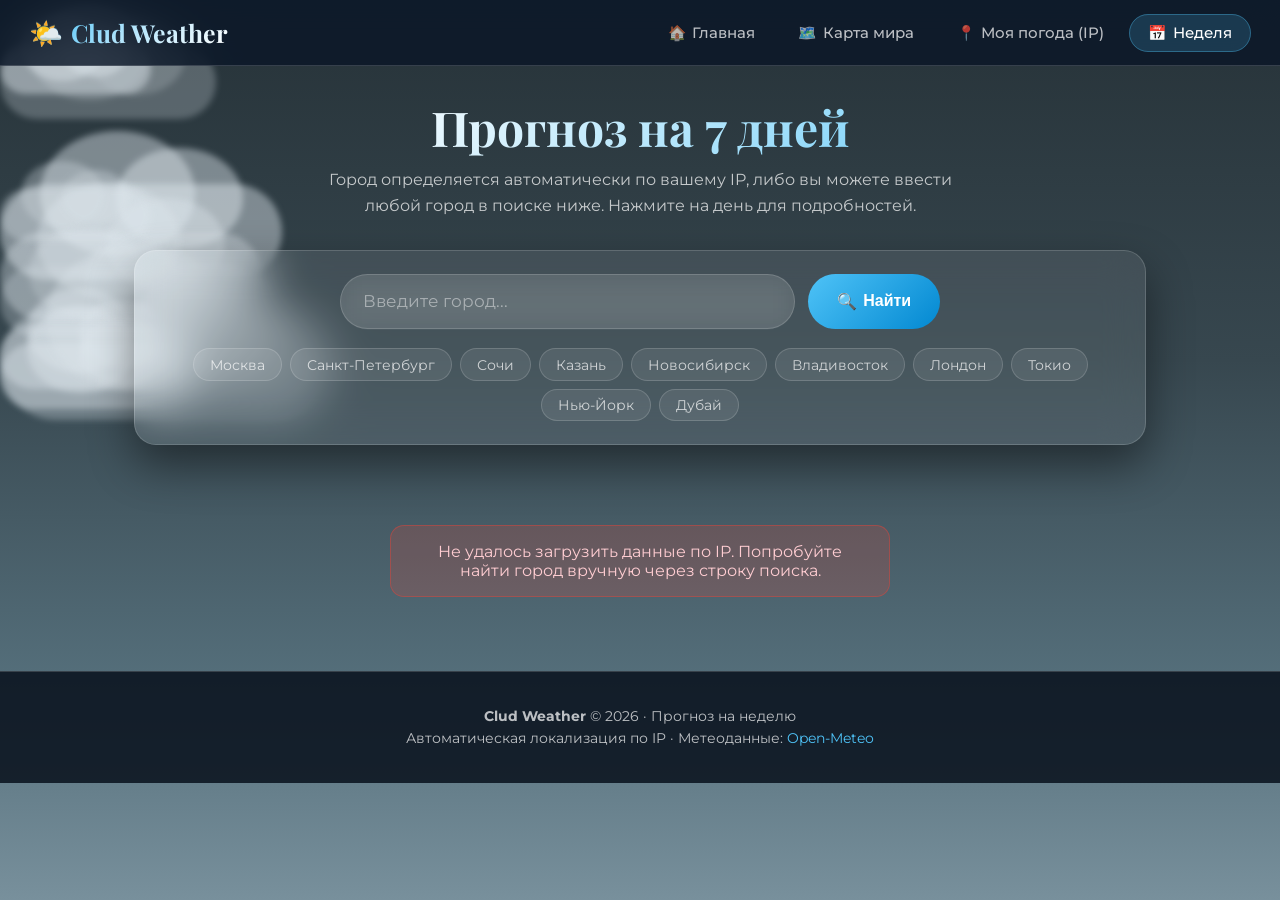
<file: weekly.html>
<!DOCTYPE html>
<html lang="ru">
<head>
  <meta charset="UTF-8">
  <meta name="viewport" content="width=device-width, initial-scale=1.0, viewport-fit=cover">
  <title>Clud Weather — Прогноз на неделю</title>
  <link rel="preconnect" href="https://fonts.googleapis.com">
  <link rel="preconnect" href="https://fonts.gstatic.com" crossorigin>
  <link href="https://fonts.googleapis.com/css2?family=Montserrat:wght@300;400;500;600;700&family=Playfair+Display:wght@700&display=swap" rel="stylesheet">
  <link rel="stylesheet" href="weather-bg.css">
  <meta name="theme-color" content="#0a1628">
  <script src="weather-bg.js"></script>
  <style>
    /* ============================================================
       CLUD WEATHER — ПРОГНОЗ НА НЕДЕЛЮ (7 ДНЕЙ)
       Автоопределение города по IP + поиск + расширенная анимация
       Полная адаптация для смартфонов и ПК
       ============================================================ */
    :root {
      --primary: #4fc3f7;
      --primary-dark: #0288d1;
      --bg-dark: #0a1628;
      --card-bg: rgba(255, 255, 255, 0.08);
      --card-border: rgba(255, 255, 255, 0.16);
      --card-hover: rgba(79, 195, 247, 0.2);
      --text: #ffffff;
      --text-muted: rgba(255, 255, 255, 0.72);
      --radius: 22px;
      --shadow: 0 20px 45px rgba(0, 0, 0, 0.45);
      --transition: all 0.35s cubic-bezier(0.4, 0, 0.2, 1);
    }

    * {
      margin: 0;
      padding: 0;
      box-sizing: border-box;
      -webkit-tap-highlight-color: transparent;
    }

    html, body {
      min-height: 100%;
      font-family: 'Montserrat', sans-serif;
      background: var(--bg-dark);
      color: var(--text);
      overflow-x: hidden;
    }

    /* Навигация */
    .navbar {
      position: fixed;
      top: 0; left: 0; right: 0;
      z-index: 1000;
      padding: 0.9rem 1.8rem;
      display: flex;
      align-items: center;
      justify-content: space-between;
      background: rgba(10, 22, 40, 0.82);
      backdrop-filter: blur(20px);
      -webkit-backdrop-filter: blur(20px);
      border-bottom: 1px solid var(--card-border);
      transition: var(--transition);
    }
    .logo {
      font-family: 'Playfair Display', serif;
      font-size: 1.55rem;
      font-weight: 700;
      text-decoration: none;
      background: linear-gradient(135deg, #4fc3f7 10%, #b3e5fc 50%, #ffffff 100%);
      -webkit-background-clip: text;
      -webkit-text-fill-color: transparent;
      display: flex;
      align-items: center;
      gap: 0.5rem;
    }
    .logo-icon {
      font-size: 1.7rem;
      -webkit-text-fill-color: initial;
    }
    .nav-links {
      display: flex;
      gap: 0.4rem;
      list-style: none;
    }
    .nav-links a {
      color: var(--text-muted);
      text-decoration: none;
      padding: 0.55rem 1.15rem;
      border-radius: 50px;
      font-weight: 500;
      font-size: 0.92rem;
      transition: var(--transition);
    }
    .nav-links a:hover,
    .nav-links a.active {
      color: #fff;
      background: rgba(79, 195, 247, 0.18);
      border: 1px solid rgba(79, 195, 247, 0.35);
    }

    .menu-toggle {
      display: none;
      background: rgba(255, 255, 255, 0.1);
      border: 1px solid var(--card-border);
      color: #fff;
      width: 44px;
      height: 44px;
      border-radius: 12px;
      font-size: 1.3rem;
      cursor: pointer;
      align-items: center;
      justify-content: center;
    }

    /* Контейнер страницы */
    .main-container {
      position: relative;
      z-index: 10;
      max-width: 1060px;
      margin: 0 auto;
      padding: 95px 1.5rem 50px;
      text-align: center;
    }

    .page-title {
      font-family: 'Playfair Display', serif;
      font-size: clamp(2rem, 5vw, 3rem);
      margin-bottom: 0.5rem;
      background: linear-gradient(135deg, #fff 20%, #4fc3f7 100%);
      -webkit-background-clip: text;
      -webkit-text-fill-color: transparent;
    }

    .page-desc {
      color: var(--text-muted);
      font-size: 1rem;
      max-width: 650px;
      margin: 0 auto 2rem;
      line-height: 1.6;
    }

    /* Поисковая панель */
    .search-panel {
      background: var(--card-bg);
      backdrop-filter: blur(20px);
      -webkit-backdrop-filter: blur(20px);
      border: 1px solid var(--card-border);
      border-radius: var(--radius);
      padding: 1.4rem;
      margin-bottom: 2rem;
      box-shadow: var(--shadow);
    }

    .search-row {
      display: flex;
      gap: 0.8rem;
      max-width: 600px;
      margin: 0 auto 1.2rem;
    }

    .search-input {
      flex: 1;
      padding: 1.05rem 1.4rem;
      border: 1px solid var(--card-border);
      border-radius: 50px;
      background: rgba(255, 255, 255, 0.1);
      backdrop-filter: blur(12px);
      color: #fff;
      font-size: 1.05rem;
      font-family: inherit;
      outline: none;
      transition: var(--transition);
    }
    .search-input:focus {
      border-color: var(--primary);
      box-shadow: 0 0 0 4px rgba(79, 195, 247, 0.2);
    }
    .search-input::placeholder {
      color: rgba(255, 255, 255, 0.45);
    }

    .search-btn {
      padding: 1.05rem 1.8rem;
      border: none;
      border-radius: 50px;
      background: linear-gradient(135deg, #4fc3f7, #0288d1);
      color: #fff;
      font-weight: 600;
      font-size: 1rem;
      cursor: pointer;
      transition: var(--transition);
      display: flex;
      align-items: center;
      gap: 0.4rem;
      white-space: nowrap;
    }
    .search-btn:hover {
      transform: translateY(-2px);
      box-shadow: 0 8px 25px rgba(2, 136, 209, 0.45);
    }

    /* Быстрые города */
    .quick-chips {
      display: flex;
      flex-wrap: wrap;
      justify-content: center;
      gap: 0.5rem;
    }
    .chip {
      padding: 0.45rem 1rem;
      border-radius: 50px;
      background: rgba(255, 255, 255, 0.08);
      border: 1px solid var(--card-border);
      color: var(--text-muted);
      font-size: 0.85rem;
      cursor: pointer;
      transition: var(--transition);
    }
    .chip:hover {
      background: rgba(79, 195, 247, 0.2);
      border-color: var(--primary);
      color: #fff;
      transform: translateY(-2px);
    }

    /* Лоадер и статус */
    .status-text {
      font-size: 0.95rem;
      color: var(--primary);
      margin-bottom: 1.5rem;
      font-weight: 500;
      min-height: 24px;
    }

    .loader {
      display: none;
      width: 44px;
      height: 44px;
      border: 3px solid rgba(255, 255, 255, 0.15);
      border-top-color: var(--primary);
      border-radius: 50%;
      animation: spin 0.8s linear infinite;
      margin: 25px auto;
    }
    .loader.show { display: block; }
    @keyframes spin { to { transform: rotate(360deg); } }

    .error-box {
      display: none;
      background: rgba(244, 67, 54, 0.18);
      border: 1px solid rgba(244, 67, 54, 0.4);
      color: #ffcdd2;
      padding: 1rem 1.5rem;
      border-radius: 14px;
      margin: 1.5rem auto;
      max-width: 500px;
    }
    .error-box.show { display: block; }

    /* ============================================================
       ЗАГОЛОВОК ГОРОДА
       ============================================================ */
    .city-heading {
      display: none;
      margin-bottom: 1.8rem;
      animation: fadeInUp 0.4s ease;
    }
    .city-heading.show { display: block; }

    .city-badge {
      display: inline-flex;
      align-items: center;
      gap: 0.4rem;
      padding: 0.35rem 1rem;
      border-radius: 50px;
      background: rgba(79, 195, 247, 0.15);
      border: 1px solid rgba(79, 195, 247, 0.35);
      color: #81d4fa;
      font-size: 0.82rem;
      font-weight: 600;
      margin-bottom: 0.8rem;
    }

    .city-name {
      font-size: clamp(2rem, 5vw, 2.7rem);
      font-weight: 700;
      color: #fff;
      margin-bottom: 0.3rem;
    }

    .city-subtitle {
      color: var(--text-muted);
      font-size: 0.95rem;
    }

    /* ============================================================
       СЕТКА 7 ДНЕЙ ПРОГНОЗА
       ============================================================ */
    .weekly-grid {
      display: none;
      grid-template-columns: repeat(auto-fit, minmax(130px, 1fr));
      gap: 1rem;
      margin-bottom: 2rem;
    }
    .weekly-grid.show {
      display: grid;
      animation: fadeInUp 0.5s ease;
    }

    @keyframes fadeInUp {
      from { opacity: 0; transform: translateY(20px); }
      to   { opacity: 1; transform: translateY(0); }
    }

    .day-card {
      background: var(--card-bg);
      backdrop-filter: blur(18px);
      -webkit-backdrop-filter: blur(18px);
      border: 1px solid var(--card-border);
      border-radius: 20px;
      padding: 1.5rem 1rem;
      text-align: center;
      transition: var(--transition);
      cursor: pointer;
      position: relative;
      overflow: hidden;
    }

    .day-card::after {
      content: '';
      position: absolute;
      bottom: 0;
      left: 0;
      right: 0;
      height: 3px;
      background: linear-gradient(90deg, transparent, var(--primary), transparent);
      opacity: 0;
      transition: opacity 0.3s;
    }

    .day-card:hover {
      transform: translateY(-8px);
      border-color: rgba(79, 195, 247, 0.5);
      box-shadow: 0 15px 35px rgba(0, 0, 0, 0.4);
    }
    .day-card:hover::after, .day-card.active::after {
      opacity: 1;
    }

    .day-card.today {
      background: rgba(79, 195, 247, 0.16);
      border-color: rgba(79, 195, 247, 0.55);
      box-shadow: 0 8px 25px rgba(79, 195, 247, 0.2);
    }

    .day-card.active {
      background: rgba(79, 195, 247, 0.22);
      border-color: var(--primary);
    }

    .day-name {
      font-size: 1rem;
      font-weight: 700;
      margin-bottom: 3px;
      color: #fff;
    }

    .day-date {
      font-size: 0.8rem;
      color: var(--text-muted);
      margin-bottom: 12px;
    }

    .day-icon {
      font-size: 2.8rem;
      margin-bottom: 12px;
      display: inline-block;
      animation: iconFloat 4s ease-in-out infinite;
    }
    @keyframes iconFloat {
      0%, 100% { transform: translateY(0); }
      50% { transform: translateY(-8px); }
    }

    .day-temps {
      font-size: 1.35rem;
      font-weight: 700;
      margin-bottom: 6px;
      color: #fff;
    }
    .day-temps .min-t {
      font-size: 1rem;
      color: var(--text-muted);
      font-weight: 400;
    }

    .day-desc {
      font-size: 0.82rem;
      color: #e1f5fe;
      margin-bottom: 8px;
      text-transform: capitalize;
      line-height: 1.3;
    }

    .day-meta {
      font-size: 0.76rem;
      color: var(--text-muted);
      display: flex;
      justify-content: center;
      gap: 0.5rem;
    }

    /* ============================================================
       ПАНЕЛЬ ДЕТАЛЕЙ ДЛЯ НАЖАТОГО ДНЯ
       ============================================================ */
    .day-details-panel {
      display: none;
      background: var(--card-bg);
      backdrop-filter: blur(24px);
      -webkit-backdrop-filter: blur(24px);
      border: 1px solid var(--card-border);
      border-radius: var(--radius);
      padding: 2rem;
      box-shadow: var(--shadow);
      margin-bottom: 2.5rem;
      text-align: center;
      animation: fadeInUp 0.4s ease;
    }
    .day-details-panel.show { display: block; }

    .detail-panel-title {
      font-size: 1.35rem;
      font-weight: 700;
      margin-bottom: 1.5rem;
      color: #fff;
    }

    .detail-cards-grid {
      display: grid;
      grid-template-columns: repeat(auto-fit, minmax(180px, 1fr));
      gap: 1rem;
    }

    .detail-card {
      background: rgba(255, 255, 255, 0.06);
      border-radius: 16px;
      padding: 1.2rem;
      text-align: center;
    }
    .detail-card-ico { font-size: 1.6rem; margin-bottom: 0.3rem; }
    .detail-card-lbl {
      font-size: 0.78rem;
      color: var(--text-muted);
      text-transform: uppercase;
      letter-spacing: 0.5px;
      margin-bottom: 0.3rem;
    }
    .detail-card-val {
      font-size: 1.2rem;
      font-weight: 600;
      color: #fff;
    }

    /* Футер */
    .footer {
      position: relative;
      z-index: 10;
      text-align: center;
      padding: 2.2rem 1.5rem;
      background: rgba(8, 16, 28, 0.85);
      border-top: 1px solid var(--card-border);
      color: var(--text-muted);
      font-size: 0.88rem;
    }
    .footer a {
      color: var(--primary);
      text-decoration: none;
    }

    /* ============================================================
       АДАПТИВНОСТЬ ДЛЯ СМАРТФОНОВ
       ============================================================ */
    @media (max-width: 768px) {
      .navbar {
        padding: 0.8rem 1.2rem;
      }
      .menu-toggle {
        display: flex;
      }
      .nav-links {
        position: fixed;
        top: 65px; left: 0; right: 0;
        background: rgba(10, 22, 40, 0.98);
        backdrop-filter: blur(25px);
        -webkit-backdrop-filter: blur(25px);
        border-bottom: 1px solid var(--card-border);
        flex-direction: column;
        padding: 1.2rem;
        gap: 0.5rem;
        transform: translateY(-150%);
        transition: transform 0.4s ease;
        box-shadow: 0 15px 35px rgba(0, 0, 0, 0.6);
      }
      .nav-links.open { transform: translateY(0); }
      .nav-links a {
        padding: 0.85rem 1.2rem;
        font-size: 1rem;
        border-radius: 14px;
        background: rgba(255, 255, 255, 0.05);
      }

      .main-container {
        padding: 85px 1rem 40px;
      }

      .search-row {
        flex-direction: column;
      }
      .search-btn {
        justify-content: center;
        width: 100%;
      }

      /* 2 колонки на смартфонах для карточек дней */
      .weekly-grid {
        grid-template-columns: repeat(2, 1fr);
        gap: 0.8rem;
      }

      .day-card {
        padding: 1.2rem 0.8rem;
      }

      .day-icon {
        font-size: 2.3rem;
      }

      .detail-cards-grid {
        grid-template-columns: repeat(2, 1fr);
        gap: 0.6rem;
      }
    }

    @media (max-width: 400px) {
      .weekly-grid {
        grid-template-columns: 1fr;
      }
      .detail-cards-grid {
        grid-template-columns: 1fr;
      }
    }
  </style>
  <link rel="stylesheet" href="mobile.css">
</head>
<body>

  <!-- Фон неба -->
  <div class="sky" id="sky"></div>
  <div class="particles" id="particles"></div>

  <!-- Навигация -->
  <nav class="navbar">
    <a href="index.html" class="logo">
      <span class="logo-icon">🌤️</span> Clud Weather
    </a>

    <button class="menu-toggle" id="menuToggle" aria-label="Открыть меню">
      ☰
    </button>

    <ul class="nav-links" id="navLinks">
      <li><a href="index.html">🏠 Главная</a></li>
      <li><a href="map.html">🗺️ Карта мира</a></li>
      <li><a href="local.html">📍 Моя погода (IP)</a></li>
      <li><a href="weekly.html" class="active">📅 Неделя</a></li>
    </ul>
  </nav>

  <!-- Контент -->
  <main class="main-container">
    
    <h1 class="page-title">Прогноз на 7 дней</h1>
    <p class="page-desc">
      Город определяется автоматически по вашему IP, либо вы можете ввести любой город в поиске ниже. Нажмите на день для подробностей.
    </p>

    <!-- Поиск города -->
    <section class="search-panel">
      <div class="search-row">
        <input type="text" class="search-input" id="cityInput" placeholder="Введите город..." autocomplete="off">
        <button class="search-btn" id="searchBtn">
          <span>🔍</span> Найти
        </button>
      </div>

      <div class="quick-chips">
        <span class="chip" data-city="Москва">Москва</span>
        <span class="chip" data-city="Санкт-Петербург">Санкт-Петербург</span>
        <span class="chip" data-city="Сочи">Сочи</span>
        <span class="chip" data-city="Казань">Казань</span>
        <span class="chip" data-city="Новосибирск">Новосибирск</span>
        <span class="chip" data-city="Владивосток">Владивосток</span>
        <span class="chip" data-city="Лондон">Лондон</span>
        <span class="chip" data-city="Токио">Токио</span>
        <span class="chip" data-city="Нью-Йорк">Нью-Йорк</span>
        <span class="chip" data-city="Дубай">Дубай</span>
      </div>
    </section>

    <div class="status-text" id="statusText">Определяем ваше местоположение по IP...</div>
    <div class="loader" id="loader"></div>
    <div class="error-box" id="errorBox"></div>

    <!-- Заголовок города -->
    <div class="city-heading" id="cityHeading">
      <div class="city-badge" id="sourceBadge">📍 Локация определена по IP</div>
      <h2 class="city-name" id="cityName">—</h2>
      <p class="city-subtitle" id="citySubtitle">Подробный прогноз погоды на 7 дней</p>
    </div>

    <!-- 7 карточек дней недели -->
    <div class="weekly-grid" id="weeklyGrid"></div>

    <!-- Развернутые подробности выбранного дня -->
    <section class="day-details-panel" id="dayDetailsPanel">
      <h3 class="detail-panel-title" id="detailPanelTitle">—</h3>
      <div class="detail-cards-grid" id="detailCardsGrid"></div>
    </section>

  </main>

  <footer class="footer">
    <p><strong>Clud Weather</strong> © 2026 · Прогноз на неделю</p>
    <p style="margin-top: 0.3rem;">
      Автоматическая локализация по IP · Метеоданные: <a href="https://open-meteo.com/" target="_blank">Open-Meteo</a>
    </p>
  </footer>

  <script>
    const sky = document.getElementById('sky');
    const particles = document.getElementById('particles');
    const cityInput = document.getElementById('cityInput');
    const searchBtn = document.getElementById('searchBtn');
    const statusText = document.getElementById('statusText');
    const loader = document.getElementById('loader');
    const errorBox = document.getElementById('errorBox');
    const cityHeading = document.getElementById('cityHeading');
    const cityNameEl = document.getElementById('cityName');
    const weeklyGrid = document.getElementById('weeklyGrid');
    const dayDetailsPanel = document.getElementById('dayDetailsPanel');
    const detailPanelTitle = document.getElementById('detailPanelTitle');
    const detailCardsGrid = document.getElementById('detailCardsGrid');
    const menuToggle = document.getElementById('menuToggle');
    const navLinks = document.getElementById('navLinks');

    // Мобильное меню
    menuToggle.addEventListener('click', () => {
      navLinks.classList.toggle('open');
      menuToggle.textContent = navLinks.classList.contains('open') ? '✕' : '☰';
    });
    navLinks.querySelectorAll('a').forEach(link => {
      link.addEventListener('click', () => {
        navLinks.classList.remove('open');
        menuToggle.textContent = '☰';
      });
    });

    const WMO = {
      0:  { desc: 'Ясно', icon: '☀️', type: 'sunny' },
      1:  { desc: 'Преимущественно ясно', icon: '🌤️', type: 'sunny' },
      2:  { desc: 'Переменная облачность', icon: '⛅', type: 'cloudy' },
      3:  { desc: 'Пасмурно', icon: '☁️', type: 'cloudy' },
      45: { desc: 'Туман', icon: '🌫️', type: 'cloudy' },
      48: { desc: 'Изморозь', icon: '🌫️', type: 'cloudy' },
      51: { desc: 'Морось', icon: '🌦️', type: 'rain' },
      53: { desc: 'Морось', icon: '🌦️', type: 'rain' },
      55: { desc: 'Сильная морось', icon: '🌧️', type: 'rain' },
      61: { desc: 'Небольшой дождь', icon: '🌦️', type: 'rain' },
      63: { desc: 'Дождь', icon: '🌧️', type: 'rain' },
      65: { desc: 'Сильный дождь', icon: '🌧️', type: 'rain' },
      71: { desc: 'Небольшой снег', icon: '🌨️', type: 'snow' },
      73: { desc: 'Снег', icon: '❄️', type: 'snow' },
      75: { desc: 'Сильный снегопад', icon: '❄️', type: 'snow' },
      80: { desc: 'Ливень', icon: '🌧️', type: 'rain' },
      81: { desc: 'Сильный ливень', icon: '🌧️', type: 'rain' },
      82: { desc: 'Шквальный ливень', icon: '⛈️', type: 'rain' },
      85: { desc: 'Снежный ливень', icon: '🌨️', type: 'snow' },
      86: { desc: 'Сильный снежный ливень', icon: '❄️', type: 'snow' },
      95: { desc: 'Гроза', icon: '⛈️', type: 'thunder' },
      96: { desc: 'Гроза с градом', icon: '⛈️', type: 'thunder' },
      99: { desc: 'Шторм с грозой и градом', icon: '⛈️', type: 'thunder' }
    };

    const DAYS_RU = ['Воскресенье', 'Понедельник', 'Вторник', 'Среда', 'Четверг', 'Пятница', 'Суббота'];
    const DAYS_SHORT = ['Вс', 'Пн', 'Вт', 'Ср', 'Чт', 'Пт', 'Сб'];

    function setAtmosphere(type) {
      if (window.WeatherFX) WeatherFX.set(type);
    }

    // Автоопределение города пользователя по IP
    async function detectUserCityByIP() {
      // 1. ipwho.is
      try {
        const res = await fetch('https://ipwho.is/?lang=ru');
        if (res.ok) {
          const d = await res.json();
          if (d.success && d.city) {
            return {
              city: d.city,
              country: d.country,
              lat: d.latitude,
              lon: d.longitude
            };
          }
        }
      } catch (e) {}

      // 2. get.geojs.io
      try {
        const res = await fetch('https://get.geojs.io/v1/ip/geo.json');
        if (res.ok) {
          const d = await res.json();
          if (d.city) {
            return {
              city: d.city,
              country: d.country,
              lat: parseFloat(d.latitude),
              lon: parseFloat(d.longitude)
            };
          }
        }
      } catch (e) {}

      // Резерв
      return {
        city: 'Москва',
        country: 'Россия',
        lat: 55.7558,
        lon: 37.6173
      };
    }

    // Запрос 7-дневного прогноза
    async function fetchWeeklyWeather(lat, lon) {
      const url = `https://api.open-meteo.com/v1/forecast?latitude=${lat}&longitude=${lon}&daily=weather_code,temperature_2m_max,temperature_2m_min,precipitation_sum,precipitation_probability_max,wind_speed_10m_max,uv_index_max&timezone=auto&forecast_days=7`;
      const res = await fetch(url);
      if (!res.ok) throw new Error('Ошибка метеосервера');
      return await res.json();
    }

    let currentDailyData = null;

    // Отображение деталей по клику на день
    function showDayDetails(index) {
      if (!currentDailyData) return;
      const d = currentDailyData;
      const date = new Date(d.time[index]);
      const code = d.weather_code[index];
      const info = WMO[code] || { desc: '—', icon: '🌡️' };

      const maxT = Math.round(d.temperature_2m_max[index]);
      const minT = Math.round(d.temperature_2m_min[index]);
      const rain = d.precipitation_sum[index] !== undefined ? d.precipitation_sum[index] : 0;
      const prob = d.precipitation_probability_max ? d.precipitation_probability_max[index] : 0;
      const wind = Math.round(d.wind_speed_10m_max[index]);
      const uv = d.uv_index_max ? Math.round(d.uv_index_max[index]) : '—';

      detailPanelTitle.innerHTML = `Подробности: ${DAYS_RU[date.getDay()]}, ${date.getDate()} ${date.toLocaleDateString('ru-RU', { month: 'long' })}`;

      detailCardsGrid.innerHTML = `
        <div class="detail-card">
          <div class="detail-card-ico">${info.icon}</div>
          <div class="detail-card-lbl">Состояние</div>
          <div class="detail-card-val">${info.desc}</div>
        </div>
        <div class="detail-card">
          <div class="detail-card-ico">🌡️</div>
          <div class="detail-card-lbl">Температура (макс / мин)</div>
          <div class="detail-card-val">${maxT}°C / ${minT}°C</div>
        </div>
        <div class="detail-card">
          <div class="detail-card-ico">🌧️</div>
          <div class="detail-card-lbl">Вероятность осадков</div>
          <div class="detail-card-val">${prob}% (${rain} мм)</div>
        </div>
        <div class="detail-card">
          <div class="detail-card-ico">💨</div>
          <div class="detail-card-lbl">Макс. скорость ветра</div>
          <div class="detail-card-val">${wind} км/ч</div>
        </div>
        <div class="detail-card">
          <div class="detail-card-ico">☀️</div>
          <div class="detail-card-lbl">УФ-индекс</div>
          <div class="detail-card-val">${uv}</div>
        </div>
      `;

      dayDetailsPanel.classList.add('show');
      dayDetailsPanel.scrollIntoView({ behavior: 'smooth', block: 'nearest' });
    }

    // Отображение 7 дней
    function renderWeekly(placeName, isIp, weatherData) {
      currentDailyData = weatherData.daily;
      const daily = weatherData.daily;

      document.getElementById('sourceBadge').textContent = isIp ? '📍 Город определен по вашему IP' : '📍 Выбранный город';
      cityNameEl.textContent = placeName;
      cityHeading.classList.add('show');

      weeklyGrid.innerHTML = '';

      // Атмосфера неба по сегодняшнему дню
      const todayCode = daily.weather_code[0];
      const todayInfo = WMO[todayCode] || { type: 'cloudy' };
      setAtmosphere(todayInfo.type);

      for (let i = 0; i < daily.time.length; i++) {
        const date = new Date(daily.time[i]);
        const code = daily.weather_code[i];
        const info = WMO[code] || { desc: '—', icon: '🌡️' };
        const max = Math.round(daily.temperature_2m_max[i]);
        const min = Math.round(daily.temperature_2m_min[i]);
        const rainProb = daily.precipitation_probability_max ? daily.precipitation_probability_max[i] : null;

        const card = document.createElement('div');
        card.className = 'day-card' + (i === 0 ? ' today active' : '');
        card.innerHTML = `
          <div class="day-name">${i === 0 ? 'Сегодня' : DAYS_SHORT[date.getDay()]}</div>
          <div class="day-date">${date.getDate()} ${date.toLocaleDateString('ru-RU', { month: 'short' })}</div>
          <div class="day-icon">${info.icon}</div>
          <div class="day-temps">${max}° <span class="min-t">/ ${min}°</span></div>
          <div class="day-desc">${info.desc}</div>
          ${rainProb !== null ? `<div class="day-meta">💧 ${rainProb}%</div>` : ''}
        `;

        card.addEventListener('click', () => {
          document.querySelectorAll('.day-card').forEach(c => c.classList.remove('active'));
          card.classList.add('active');
          showDayDetails(i);
        });

        weeklyGrid.appendChild(card);
      }

      weeklyGrid.classList.add('show');

      // По умолчанию открываем подробности первого дня
      showDayDetails(0);
    }

    // Загрузка по IP
    async function loadWeeklyByIP() {
      loader.classList.add('show');
      errorBox.classList.remove('show');
      statusText.textContent = 'Определяем ваш город по IP...';

      try {
        const loc = await detectUserCityByIP();
        statusText.textContent = `Город: ${loc.city}. Загружаем прогноз на 7 дней...`;
        const weather = await fetchWeeklyWeather(loc.lat, loc.lon);
        statusText.textContent = '';
        renderWeekly(loc.city + (loc.country ? ', ' + loc.country : ''), true, weather);
      } catch (err) {
        console.error(err);
        statusText.textContent = '';
        errorBox.textContent = 'Не удалось загрузить данные по IP. Попробуйте найти город вручную через строку поиска.';
        errorBox.classList.add('show');
      } finally {
        loader.classList.remove('show');
      }
    }

    // Поиск конкретного города
    async function searchCity(city) {
      if (!city || !city.trim()) return;
      loader.classList.add('show');
      errorBox.classList.remove('show');
      cityHeading.classList.remove('show');
      weeklyGrid.classList.remove('show');
      dayDetailsPanel.classList.remove('show');
      statusText.textContent = `Ищем «${city}»...`;

      try {
        const geoUrl = `https://geocoding-api.open-meteo.com/v1/search?name=${encodeURIComponent(city.trim())}&count=1&language=ru&format=json`;
        const geoRes = await fetch(geoUrl);
        const geoData = await geoRes.json();
        if (!geoData.results || geoData.results.length === 0) {
          throw new Error('Город не найден');
        }
        const g = geoData.results[0];
        const placeName = g.name + (g.country ? ', ' + g.country : '');
        const weather = await fetchWeeklyWeather(g.latitude, g.longitude);

        statusText.textContent = '';
        renderWeekly(placeName, false, weather);
      } catch (err) {
        console.error(err);
        statusText.textContent = '';
        errorBox.textContent = 'Город не найден. Проверьте правильность названия.';
        errorBox.classList.add('show');
      } finally {
        loader.classList.remove('show');
      }
    }

    searchBtn.addEventListener('click', () => searchCity(cityInput.value));
    cityInput.addEventListener('keypress', (e) => {
      if (e.key === 'Enter') searchCity(cityInput.value);
    });

    document.querySelectorAll('.chip').forEach(chip => {
      chip.addEventListener('click', () => {
        cityInput.value = chip.dataset.city;
        searchCity(chip.dataset.city);
      });
    });

    // Автоматическая загрузка по IP при входе на страницу
    loadWeeklyByIP();
  </script>
</body>
</html>
</file>
<file: weather-bg.css>
/* ============================================================
   CLUD WEATHER — ОБЩИЙ ПОГОДНЫЙ ФОН (weather-bg.css + weather-bg.js)
   Снег / дождь / гроза / солнце / облака на заднем плане.
   Подключается на всех страницах.
   ============================================================ */

/* ---------- Небо ---------- */
.sky {
  position: fixed;
  inset: 0;
  z-index: 0;
  background: linear-gradient(180deg, #0a1628 0%, #162c46 45%, #23486f 75%, #356794 100%);
  transition: background 1.4s ease;
}
.sky.sunny   { background: linear-gradient(180deg, #0d47a1 0%, #1976d2 35%, #42a5f5 70%, #ffb300 100%); }
.sky.cloudy  { background: linear-gradient(180deg, #263238 0%, #37474f 40%, #546e7a 75%, #78909c 100%); }
.sky.rain    { background: linear-gradient(180deg, #0b1018 0%, #141c2b 40%, #1b2a3f 75%, #132030 100%); }
.sky.snow    { background: linear-gradient(180deg, #132238 0%, #24405f 40%, #3d6089 75%, #6f93b8 100%); }
.sky.thunder { background: linear-gradient(180deg, #07090e 0%, #12131f 40%, #221b36 70%, #0b1019 100%); }

/* ---------- Слой эффектов ---------- */
#wfx {
  position: fixed;
  inset: 0;
  z-index: 1;
  pointer-events: none;
  overflow: hidden;
}
#wfx .wfx-layer {
  position: absolute;
  inset: 0;
  opacity: 0;
  transition: opacity 1s ease;
}
#wfx .wfx-layer.on { opacity: 1; }

/* ---------- Солнце ---------- */
.wfx-sun {
  position: absolute;
  top: 9%;
  right: 9%;
  width: 190px;
  height: 190px;
}
.wfx-sun-glow {
  position: absolute;
  inset: -140%;
  background: radial-gradient(circle, rgba(255, 224, 130, 0.50) 0%, rgba(255, 193, 7, 0.20) 28%, transparent 62%);
  animation: wfxGlow 6s ease-in-out infinite;
}
.wfx-sun-rays {
  position: absolute;
  inset: -60%;
  background: repeating-conic-gradient(from 0deg, rgba(255, 240, 150, 0.55) 0deg 3deg, transparent 3deg 14deg);
  -webkit-mask-image: radial-gradient(circle, transparent 14%, #000 22%, transparent 60%);
          mask-image: radial-gradient(circle, transparent 14%, #000 22%, transparent 60%);
  animation: wfxSpin 70s linear infinite;
}
.wfx-sun-core {
  position: absolute;
  inset: 0;
  border-radius: 50%;
  background: radial-gradient(circle at 40% 38%, #ffffff 0%, #fff59d 30%, #ffca28 62%, #ff9800 100%);
  box-shadow: 0 0 70px 30px rgba(255, 193, 7, 0.55), 0 0 160px 80px rgba(255, 152, 0, 0.25);
  animation: wfxPulse 5s ease-in-out infinite;
}
.wfx-sunwash {
  position: absolute;
  inset: 0;
  background: radial-gradient(ellipse at 88% 8%, rgba(255, 214, 102, 0.40) 0%, transparent 55%);
}
@keyframes wfxSpin  { to { transform: rotate(360deg); } }
@keyframes wfxPulse { 0%,100% { transform: scale(1); filter: brightness(1); } 50% { transform: scale(1.06); filter: brightness(1.15); } }
@keyframes wfxGlow  { 0%,100% { opacity: .8; transform: scale(1); } 50% { opacity: 1; transform: scale(1.08); } }

/* ---------- Облака ---------- */
.wfx-cloud {
  position: absolute;
  left: 0;
  border-radius: 100px;
  background: rgba(255, 255, 255, 0.55);
  filter: blur(3px);
  animation: wfxCloud linear infinite;
  transition: background 1s ease, opacity 1s ease;
}
.wfx-cloud::before, .wfx-cloud::after {
  content: '';
  position: absolute;
  background: inherit;
  border-radius: 50%;
}
.wfx-cloud::before { width: 55%; height: 130%; top: -55%; left: 14%; }
.wfx-cloud::after  { width: 45%; height: 105%; top: -38%; right: 14%; }
@keyframes wfxCloud { from { transform: translateX(-40vw); } to { transform: translateX(140vw); } }

/* Настроение облаков по типу погоды */
#wfx[data-type="sunny"]   .wfx-cloud { background: rgba(255,255,255,.55); }
#wfx[data-type="sunny"]   .wfx-cloud:nth-child(n+4) { display: none; }
#wfx[data-type="cloudy"]  .wfx-cloud { background: rgba(225,232,240,.45); }
#wfx[data-type="snow"]    .wfx-cloud { background: rgba(235,242,250,.40); }
#wfx[data-type="snow"]    .wfx-cloud:nth-child(n+7) { display: none; }
#wfx[data-type="rain"]    .wfx-cloud { background: rgba(70,85,105,.75); }
#wfx[data-type="thunder"] .wfx-cloud { background: rgba(30,32,48,.85); }

/* ---------- Дождь ---------- */
.wfx-rain { inset: -25% !important; transform: rotate(12deg); }
.wfx-drop {
  position: absolute;
  top: 0;
  width: 2px;
  border-radius: 0 0 3px 3px;
  background: linear-gradient(to bottom, transparent, rgba(190, 225, 255, 0.85));
  animation: wfxFall linear infinite;
}
@keyframes wfxFall {
  from { transform: translate3d(0, -20vh, 0); }
  to   { transform: translate3d(0, 130vh, 0); }
}
.wfx-mist {
  position: absolute;
  left: 0; right: 0; bottom: 0;
  height: 28%;
  background: linear-gradient(to top, rgba(170, 200, 230, 0.20), transparent);
}

/* ---------- Снег ---------- */
.wfx-flake {
  position: absolute;
  top: 0;
  animation: wfxSnowFall linear infinite;
}
.wfx-flake i {
  display: block;
  width: 100%;
  height: 100%;
  border-radius: 50%;
  background: #fff;
  box-shadow: 0 0 6px rgba(255, 255, 255, 0.9);
  animation: wfxSway ease-in-out infinite alternate;
}
@keyframes wfxSnowFall {
  from { transform: translate3d(0, -10vh, 0); }
  to   { transform: translate3d(0, 112vh, 0); }
}
@keyframes wfxSway {
  from { transform: translateX(-22px); }
  to   { transform: translateX(22px); }
}
.wfx-snowground {
  position: absolute;
  left: 0; right: 0; bottom: 0;
  height: 18%;
  background: linear-gradient(to top, rgba(255,255,255,0.22), transparent);
}

/* ---------- Молния ---------- */
.wfx-flash {
  position: absolute;
  inset: 0;
  background: rgba(220, 230, 255, 0.55);
  opacity: 0;
}
.wfx-flash.go { animation: wfxFlash 0.7s ease-out; }
@keyframes wfxFlash {
  0% { opacity: 0; } 8% { opacity: .95; } 18% { opacity: .1; }
  30% { opacity: .75; } 55% { opacity: .05; } 100% { opacity: 0; }
}

/* ---------- Мобильные / reduced motion ---------- */
@media (max-width: 768px) {
  .wfx-sun { width: 120px; height: 120px; top: 11%; right: 6%; }
}
@media (prefers-reduced-motion: reduce) {
  .wfx-drop, .wfx-flake, .wfx-flake i, .wfx-cloud, .wfx-sun-rays { animation-duration: 40s !important; }
}
</file>
<file: mobile.css>
/* ============================================================
   CLUD WEATHER — МОБИЛЬНАЯ ВЕРСИЯ (mobile.css)
   Нижняя панель вкладок как в приложении, крупные кнопки,
   поддержка «чёлки» iPhone, плавные карточки.
   ============================================================ */
html { -webkit-text-size-adjust: 100%; }

/* Подписи вкладок: на ПК полный текст, на телефоне короткий */
.nav-links a .ni { margin-right: 0.4rem; }
.nav-links a .ns { display: none; }

@media (max-width: 768px) {

  /* ---------- Верхняя панель: только логотип ---------- */
  body .navbar,
  body .navbar.scrolled {
    padding: calc(0.55rem + env(safe-area-inset-top, 0px)) 1rem 0.55rem;
    justify-content: center;
    /* backdrop-filter ломает position:fixed у вложенного меню — отключаем */
    -webkit-backdrop-filter: none;
    backdrop-filter: none;
    background: rgba(10, 22, 40, 0.88);
  }
  body .navbar .logo { font-size: 1.3rem; }
  body .navbar .logo-icon { font-size: 1.4rem; }
  body .menu-toggle { display: none !important; }

  /* ---------- Нижняя панель вкладок ---------- */
  body .navbar .nav-links {
    position: fixed;
    top: auto; left: 0; right: 0; bottom: 0;
    transform: none !important;
    flex-direction: row;
    justify-content: space-around;
    align-items: stretch;
    gap: 0.2rem;
    padding: 0.4rem 0.5rem calc(0.4rem + env(safe-area-inset-bottom, 0px));
    background: rgba(10, 22, 40, 0.94);
    -webkit-backdrop-filter: blur(22px);
    backdrop-filter: blur(22px);
    border-top: 1px solid rgba(255, 255, 255, 0.16);
    border-bottom: none;
    box-shadow: 0 -10px 30px rgba(0, 0, 0, 0.45);
    z-index: 1100;
  }
  body .navbar .nav-links li { flex: 1; min-width: 0; }
  body .navbar .nav-links a {
    flex-direction: column;
    justify-content: center;
    gap: 0.15rem;
    padding: 0.45rem 0.1rem;
    border-radius: 14px;
    font-size: 0.68rem;
    font-weight: 600;
    text-align: center;
    background: transparent;
    border: 1px solid transparent;
    box-shadow: none;
    white-space: nowrap;
  }
  body .navbar .nav-links a .ni { font-size: 1.4rem; line-height: 1.1; margin: 0; }
  body .navbar .nav-links a .nl { display: none; }
  body .navbar .nav-links a .ns { display: inline; }
  body .navbar .nav-links a:active { transform: scale(0.94); }
  body .navbar .nav-links a.active {
    background: rgba(79, 195, 247, 0.20);
    border-color: rgba(79, 195, 247, 0.4);
    color: #fff;
  }

  /* место под нижнюю панель */
  body { padding-bottom: calc(78px + env(safe-area-inset-bottom, 0px)); }

  /* ---------- Контент ---------- */
  body .main-container { padding-top: calc(70px + env(safe-area-inset-top, 0px)); padding-left: 0.9rem; padding-right: 0.9rem; }
  body .main-content   { padding-top: calc(62px + env(safe-area-inset-top, 0px)); }
  .page-title { font-size: 1.9rem !important; }
  .page-desc  { font-size: 0.92rem !important; }

  /* крупные поля (16px — iOS не будет приближать экран) и кнопки */
  input, select, textarea, .search-input { font-size: 16px !important; }
  .search-input, .btn-search, .btn-gps, .search-btn, .btn-action, .btn {
    min-height: 50px;
  }

  /* быстрые города — горизонтальная прокрутка пальцем */
  .quick-chips-wrapper, .quick-chips {
    flex-wrap: nowrap !important;
    justify-content: flex-start !important;
    overflow-x: auto;
    -webkit-overflow-scrolling: touch;
    scrollbar-width: none;
    margin-left: -0.2rem; margin-right: -0.2rem;
    padding: 0.2rem 0.2rem 0.4rem;
  }
  .quick-chips-wrapper::-webkit-scrollbar, .quick-chips::-webkit-scrollbar { display: none; }
  .chip, .quick-chip { flex: 0 0 auto; white-space: nowrap; padding: 0.6rem 1.05rem; }
  .quick-chips-label { flex: 0 0 auto; }

  /* карточки */
  .weather-card, .search-section, .simulator-box, .mini-weather-card {
    border-radius: 20px;
    padding-left: 1.1rem; padding-right: 1.1rem;
  }
  .metrics-grid { grid-template-columns: repeat(2, 1fr) !important; gap: 0.6rem !important; }
  .mini-days-row { display: grid; grid-template-columns: repeat(3, 1fr); gap: 0.5rem; }

  /* карта: высота под экран телефона */
  body #map { height: 56vh; height: 56svh; min-height: 300px; max-height: 520px; }
  .leaflet-touch .leaflet-bar a { width: 40px; height: 40px; line-height: 40px; }
  .leaflet-top.leaflet-left { top: 44px; }
  .leaflet-popup-content-wrapper { max-width: 78vw; }

  /* подсказки поиска — крупнее под палец */
  .suggest-item { padding: 0.95rem 1.1rem; }

  /* солнце не перекрывает заголовок */
  .wfx-sun { width: 110px; height: 110px; top: 13%; right: 5%; }

  .footer { padding-bottom: 1.5rem; font-size: 0.8rem; }
}

@media (max-width: 380px) {
  body .navbar .nav-links a { font-size: 0.62rem; }
  .mini-days-row { grid-template-columns: 1fr 1fr; }
  .temp-value { font-size: 3.8rem !important; }
}

/* ландшафт на телефоне: панель компактнее */
@media (max-width: 900px) and (orientation: landscape) and (max-height: 480px) {
  body .navbar .nav-links a { flex-direction: row; font-size: 0.75rem; padding: 0.3rem 0.2rem; }
  body .navbar .nav-links a .ni { font-size: 1.1rem; }
  body #map { height: 70vh; }
}
</file>
